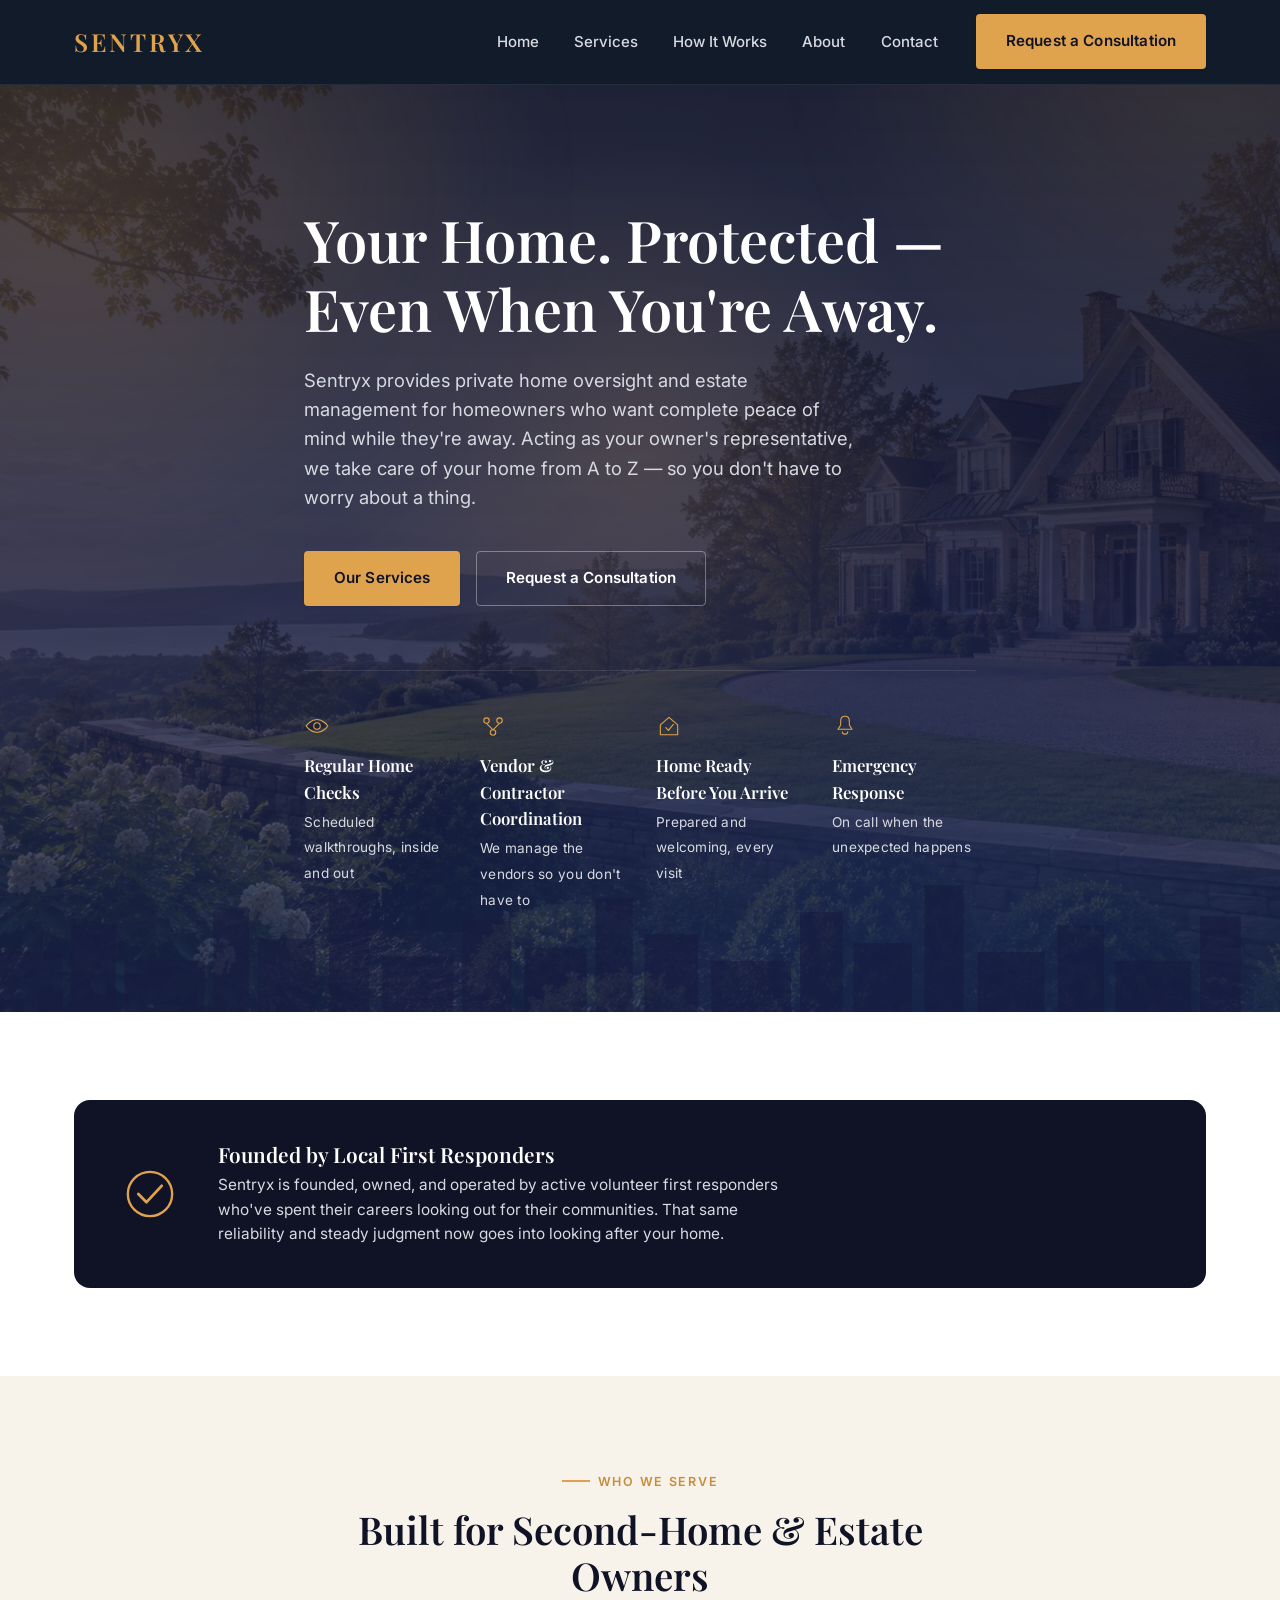
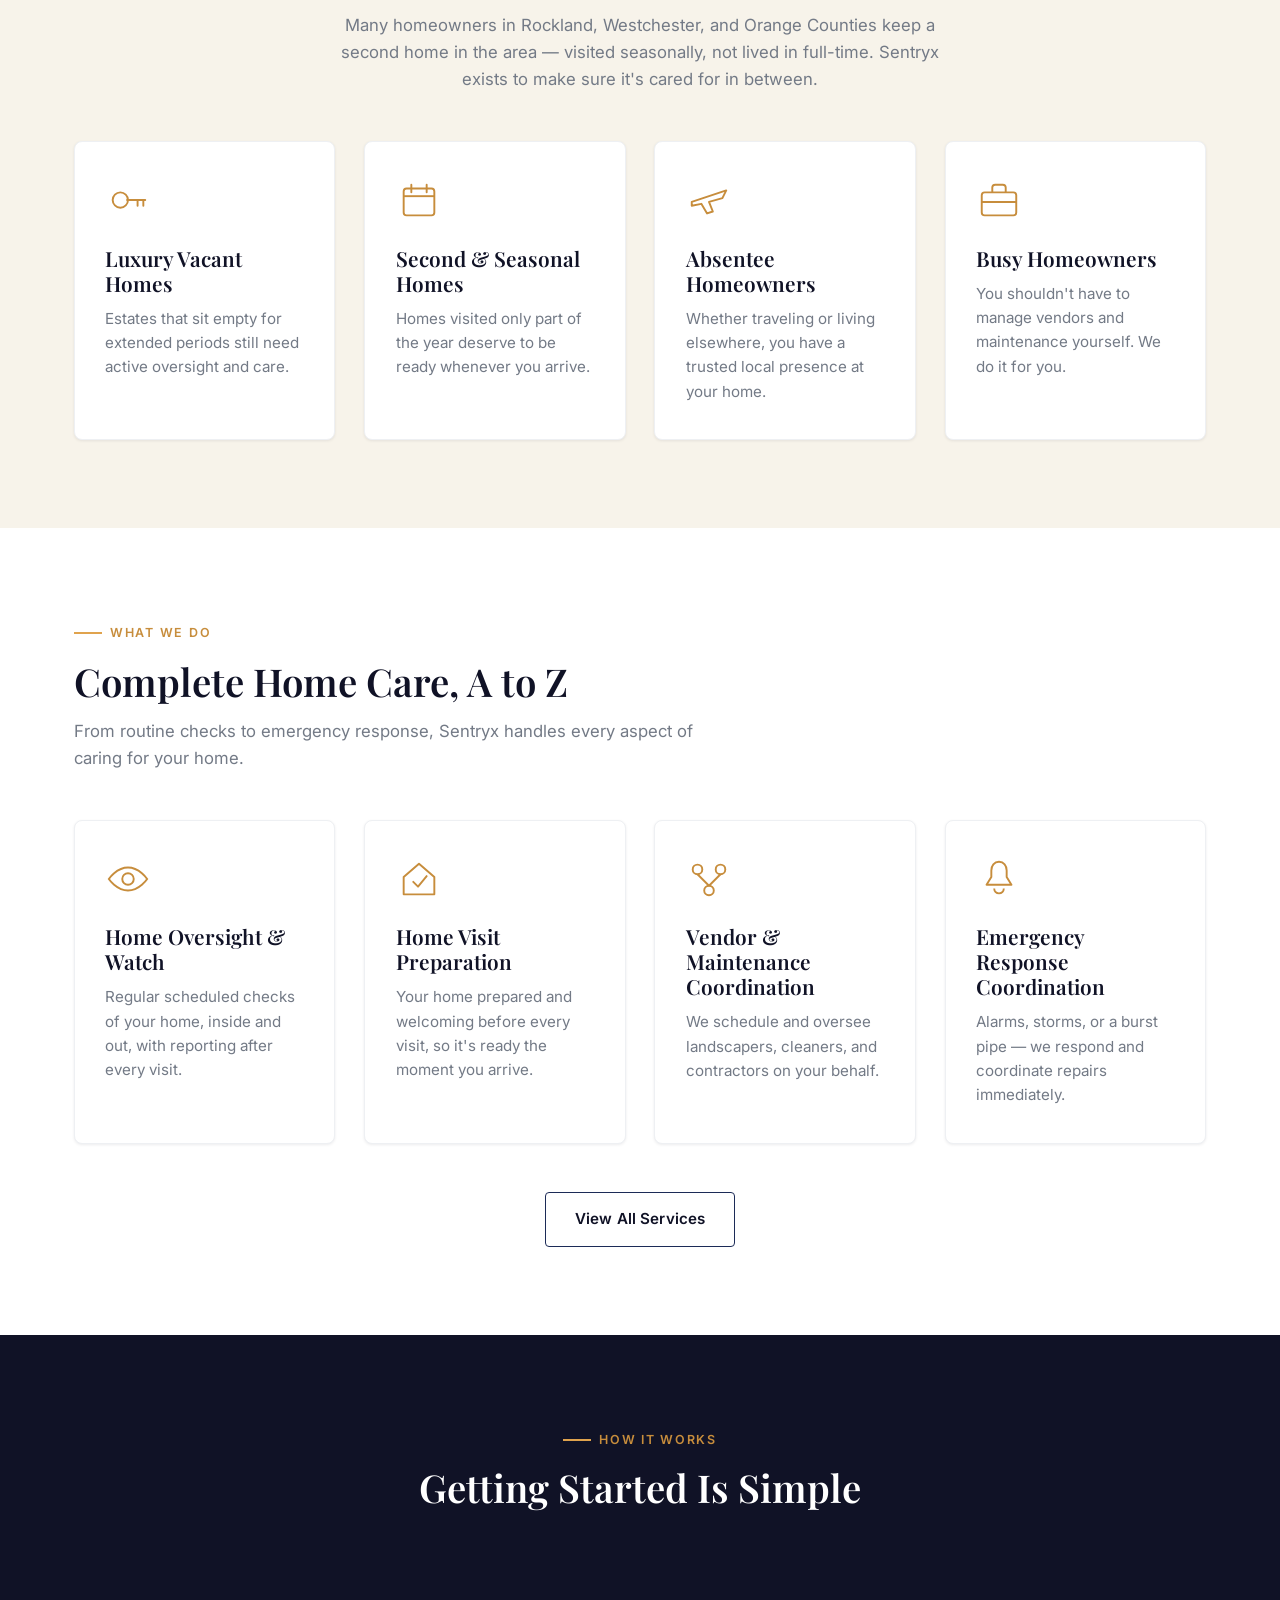
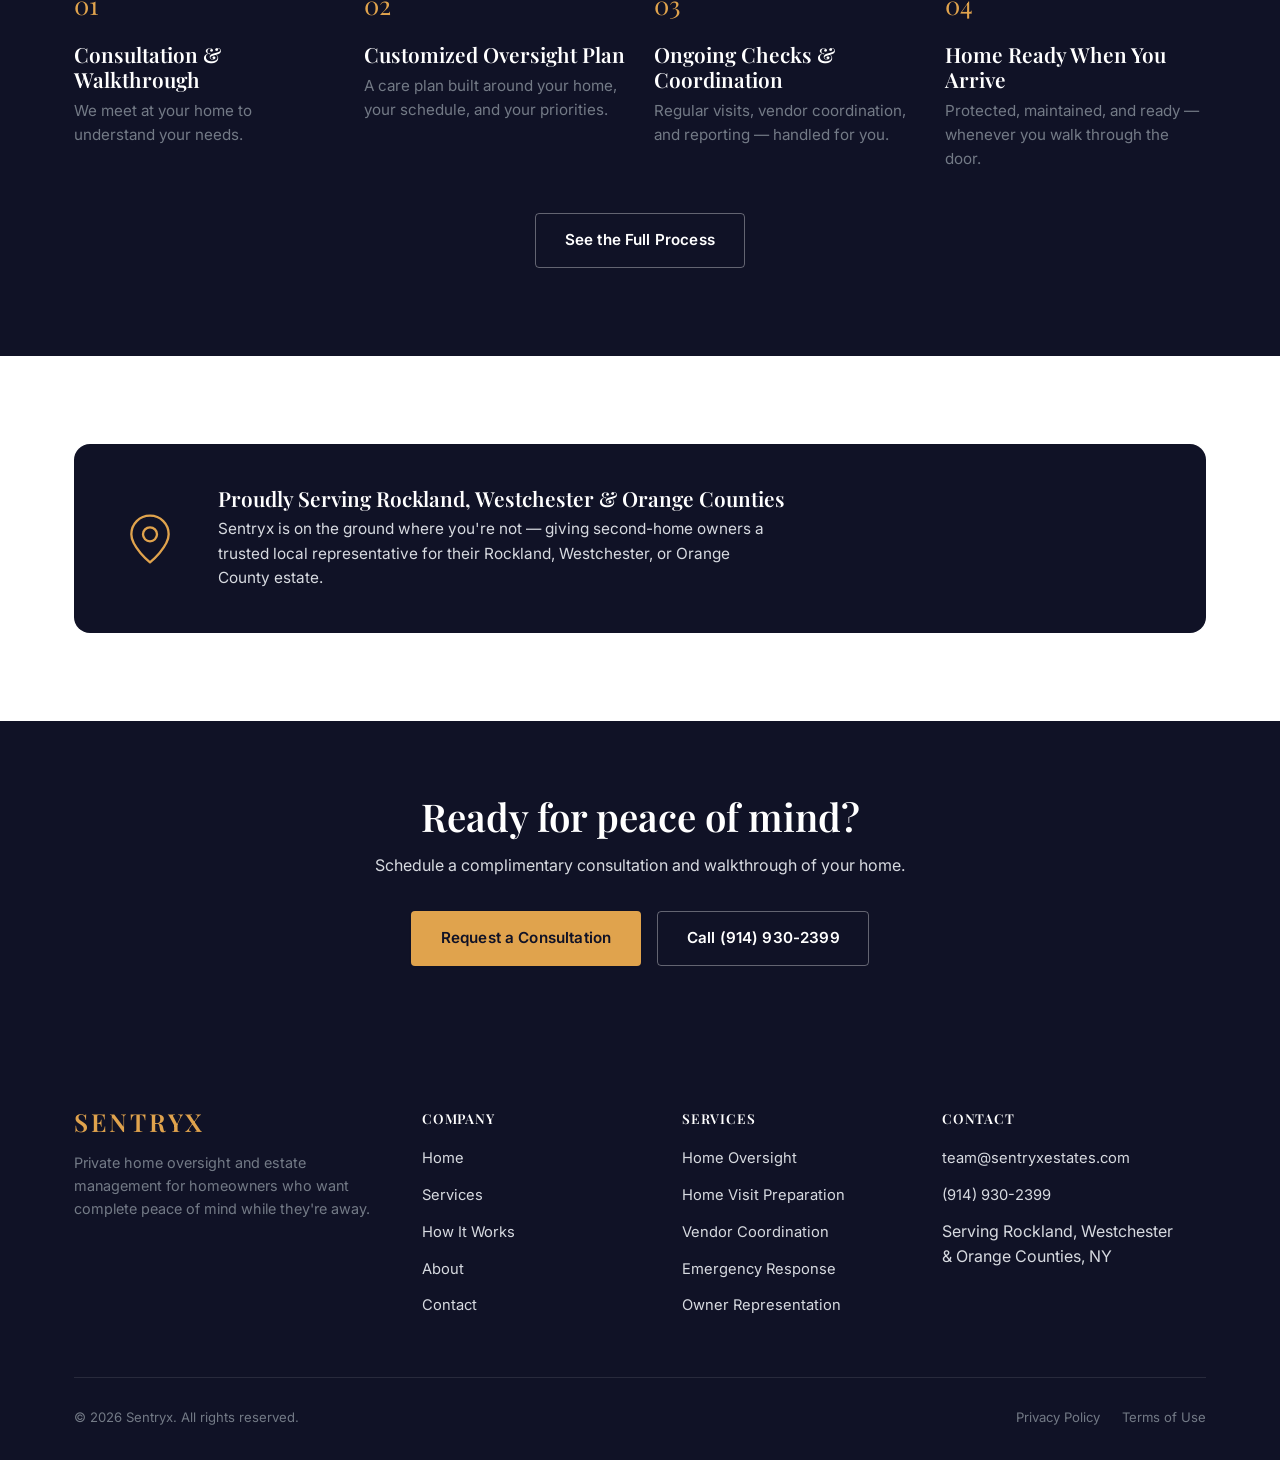
<file: index.html>
<!doctype html>
<html lang="en">
<head>
  <meta charset="UTF-8" />
  <meta name="viewport" content="width=device-width, initial-scale=1.0" />
  <title>Sentryx | Private Estate Oversight &amp; Home Management</title>
  <meta name="description" content="Sentryx provides private home oversight and estate management for luxury vacant homes, second homes, and estates. Acting as your owner's representative, we handle your home from A to Z while you're away." />
  <meta property="og:title" content="Sentryx | Private Estate Oversight & Home Management" />
  <meta property="og:description" content="Your home, protected — even when you're away. Private home oversight and estate management for second-home and estate owners." />
  <meta property="og:type" content="website" />
  <link rel="icon" type="image/svg+xml" href="/favicon.svg" />
  <link rel="preconnect" href="https://fonts.googleapis.com" />
  <link rel="preconnect" href="https://fonts.gstatic.com" crossorigin />
  <link href="https://fonts.googleapis.com/css2?family=Inter:wght@400;500;600;700&family=Playfair+Display:wght@600;700&display=swap" rel="stylesheet" />
  <link rel="stylesheet" href="/css/styles.css" />
</head>
<body>

  <header class="site-header">
    <div class="container">
      <a href="/" class="brand">
        <span class="brand__text">Sentryx</span>
      </a>

      <nav class="nav" data-nav>
        <ul class="nav__links">
          <li><a href="/">Home</a></li>
          <li><a href="/services">Services</a></li>
          <li><a href="/how-it-works">How It Works</a></li>
          <li><a href="/about">About</a></li>
          <li><a href="/contact">Contact</a></li>
        </ul>
        <div class="nav__actions">
          <a href="/contact" class="btn btn--gold">Request a Consultation</a>
        </div>
      </nav>

      <button class="nav-toggle" data-nav-toggle aria-label="Toggle navigation" aria-expanded="false">
        <span></span><span></span><span></span>
      </button>
    </div>
  </header>

  <main>
    <!-- ================= HERO ================= -->
    <section class="hero">
      <div class="container hero__content">
        <h1>Your Home. Protected —<br>Even When You're Away.</h1>
        <p class="lead">
          Sentryx provides private home oversight and estate management for homeowners
          who want complete peace of mind while they're away. Acting as your owner's
          representative, we take care of your home from A to Z — so you don't have to worry
          about a thing.
        </p>
        <div class="hero__actions">
          <a href="/services" class="btn btn--gold">Our Services</a>
          <a href="/contact" class="btn btn--outline">Request a Consultation</a>
        </div>

        <div class="stat-bar">
          <div class="stat-bar__item">
            <svg viewBox="0 0 48 48" fill="none" xmlns="http://www.w3.org/2000/svg">
              <path d="M4 24 C4 24 12 12 24 12 C36 12 44 24 44 24 C44 24 36 36 24 36 C12 36 4 24 4 24 Z" stroke="currentColor" stroke-width="2"/>
              <circle cx="24" cy="24" r="6" stroke="currentColor" stroke-width="2"/>
            </svg>
            <strong>Regular Home Checks</strong>
            <span>Scheduled walkthroughs, inside and out</span>
          </div>
          <div class="stat-bar__item">
            <svg viewBox="0 0 48 48" fill="none" xmlns="http://www.w3.org/2000/svg">
              <circle cx="12" cy="14" r="5" stroke="currentColor" stroke-width="2"/>
              <circle cx="36" cy="14" r="5" stroke="currentColor" stroke-width="2"/>
              <circle cx="24" cy="36" r="5" stroke="currentColor" stroke-width="2"/>
              <path d="M12 19 L24 31 M36 19 L24 31" stroke="currentColor" stroke-width="2"/>
            </svg>
            <strong>Vendor &amp; Contractor Coordination</strong>
            <span>We manage the vendors so you don't have to</span>
          </div>
          <div class="stat-bar__item">
            <svg viewBox="0 0 48 48" fill="none" xmlns="http://www.w3.org/2000/svg">
              <path d="M8 22 L24 8 L40 22 V40 H8 Z" stroke="currentColor" stroke-width="2" stroke-linejoin="round"/>
              <path d="M18 27 L23 32 L32 21" stroke="currentColor" stroke-width="2" stroke-linecap="round" stroke-linejoin="round"/>
            </svg>
            <strong>Home Ready Before You Arrive</strong>
            <span>Prepared and welcoming, every visit</span>
          </div>
          <div class="stat-bar__item">
            <svg viewBox="0 0 48 48" fill="none" xmlns="http://www.w3.org/2000/svg">
              <path d="M24 6 C19 6 16 10 16 15 V22 L11 30 H37 L32 22 V15 C32 10 29 6 24 6 Z" stroke="currentColor" stroke-width="2" stroke-linejoin="round"/>
              <path d="M19 34 a5 5 0 0 0 10 0" stroke="currentColor" stroke-width="2"/>
            </svg>
            <strong>Emergency Response</strong>
            <span>On call when the unexpected happens</span>
          </div>
        </div>
      </div>

      <svg class="hero__skyline" viewBox="0 0 1440 160" preserveAspectRatio="none" xmlns="http://www.w3.org/2000/svg">
        <g fill="#171b3e">
          <rect x="0" y="90" width="70" height="70" />
          <rect x="80" y="60" width="50" height="100" />
          <rect x="140" y="100" width="90" height="60" />
          <rect x="240" y="40" width="40" height="120" />
          <rect x="290" y="75" width="65" height="85" />
          <rect x="370" y="20" width="45" height="140" />
          <rect x="430" y="95" width="80" height="65" />
          <rect x="520" y="55" width="55" height="105" />
          <rect x="590" y="85" width="70" height="75" />
          <rect x="670" y="30" width="42" height="130" />
          <rect x="725" y="70" width="60" height="90" />
          <rect x="800" y="100" width="90" height="60" />
          <rect x="900" y="45" width="48" height="115" />
          <rect x="960" y="80" width="66" height="80" />
          <rect x="1040" y="15" width="44" height="145" />
          <rect x="1100" y="90" width="75" height="70" />
          <rect x="1190" y="60" width="52" height="100" />
          <rect x="1255" y="100" width="85" height="60" />
          <rect x="1350" y="50" width="46" height="110" />
        </g>
      </svg>
    </section>

    <!-- ================= FOUNDED BY FIRST RESPONDERS ================= -->
    <section class="section">
      <div class="container">
        <div class="coverage-banner" data-reveal>
          <svg class="coverage-banner__icon" viewBox="0 0 48 48" fill="none" xmlns="http://www.w3.org/2000/svg">
            <circle cx="24" cy="24" r="19" stroke="currentColor" stroke-width="2"/>
            <path d="M14 24 L21 31 L34 17" stroke="currentColor" stroke-width="2.4" stroke-linecap="round" stroke-linejoin="round"/>
          </svg>
          <div>
            <h3>Founded by Local First Responders</h3>
            <p>Sentryx is founded, owned, and operated by active volunteer first responders who've spent their careers looking out for their communities. That same reliability and steady judgment now goes into looking after your home.</p>
          </div>
        </div>
      </div>
    </section>

    <!-- ================= WHO WE SERVE ================= -->
    <section class="section section--cream">
      <div class="container">
        <div class="section-head center" data-reveal>
          <div class="eyebrow" style="justify-content:center">Who We Serve</div>
          <h2>Built for Second-Home &amp; Estate Owners</h2>
          <p>Many homeowners in Rockland, Westchester, and Orange Counties keep a second home in the area — visited seasonally, not lived in full-time. Sentryx exists to make sure it's cared for in between.</p>
        </div>

        <div class="grid grid--4">
          <div class="strategy-card" data-reveal>
            <svg class="strategy-card__icon" viewBox="0 0 48 48" fill="none" xmlns="http://www.w3.org/2000/svg">
              <circle cx="16" cy="24" r="8" stroke="currentColor" stroke-width="2"/>
              <path d="M23 24 H42 M34 24 V30 M40 24 V30" stroke="currentColor" stroke-width="2" stroke-linecap="round"/>
            </svg>
            <h3>Luxury Vacant Homes</h3>
            <p>Estates that sit empty for extended periods still need active oversight and care.</p>
          </div>
          <div class="strategy-card" data-reveal>
            <svg class="strategy-card__icon" viewBox="0 0 48 48" fill="none" xmlns="http://www.w3.org/2000/svg">
              <rect x="8" y="12" width="32" height="28" rx="3" stroke="currentColor" stroke-width="2"/>
              <path d="M8 20 H40" stroke="currentColor" stroke-width="2"/>
              <path d="M16 8 V16 M32 8 V16" stroke="currentColor" stroke-width="2" stroke-linecap="round"/>
            </svg>
            <h3>Second &amp; Seasonal Homes</h3>
            <p>Homes visited only part of the year deserve to be ready whenever you arrive.</p>
          </div>
          <div class="strategy-card" data-reveal>
            <svg class="strategy-card__icon" viewBox="0 0 48 48" fill="none" xmlns="http://www.w3.org/2000/svg">
              <path d="M6 26 L42 14 L38 22 L24 26 L28 36 L22 38 L16 28 L6 30 Z" stroke="currentColor" stroke-width="2" stroke-linejoin="round"/>
            </svg>
            <h3>Absentee Homeowners</h3>
            <p>Whether traveling or living elsewhere, you have a trusted local presence at your home.</p>
          </div>
          <div class="strategy-card" data-reveal>
            <svg class="strategy-card__icon" viewBox="0 0 48 48" fill="none" xmlns="http://www.w3.org/2000/svg">
              <rect x="6" y="16" width="36" height="24" rx="3" stroke="currentColor" stroke-width="2"/>
              <path d="M17 16 V11 C17 9 18.5 8 20 8 H28 C29.5 8 31 9 31 11 V16" stroke="currentColor" stroke-width="2"/>
              <path d="M6 26 H42" stroke="currentColor" stroke-width="2"/>
            </svg>
            <h3>Busy Homeowners</h3>
            <p>You shouldn't have to manage vendors and maintenance yourself. We do it for you.</p>
          </div>
        </div>
      </div>
    </section>

    <!-- ================= SERVICES TEASER ================= -->
    <section class="section">
      <div class="container">
        <div class="section-head" data-reveal>
          <div class="eyebrow">What We Do</div>
          <h2>Complete Home Care, A to Z</h2>
          <p>From routine checks to emergency response, Sentryx handles every aspect of caring for your home.</p>
        </div>

        <div class="grid grid--4">
          <div class="strategy-card" data-reveal>
            <svg class="strategy-card__icon" viewBox="0 0 48 48" fill="none" xmlns="http://www.w3.org/2000/svg">
              <path d="M4 24 C4 24 12 12 24 12 C36 12 44 24 44 24 C44 24 36 36 24 36 C12 36 4 24 4 24 Z" stroke="currentColor" stroke-width="2"/>
              <circle cx="24" cy="24" r="6" stroke="currentColor" stroke-width="2"/>
            </svg>
            <h3>Home Oversight &amp; Watch</h3>
            <p>Regular scheduled checks of your home, inside and out, with reporting after every visit.</p>
          </div>
          <div class="strategy-card" data-reveal>
            <svg class="strategy-card__icon" viewBox="0 0 48 48" fill="none" xmlns="http://www.w3.org/2000/svg">
              <path d="M8 22 L24 8 L40 22 V40 H8 Z" stroke="currentColor" stroke-width="2" stroke-linejoin="round"/>
              <path d="M18 27 L23 32 L32 21" stroke="currentColor" stroke-width="2" stroke-linecap="round" stroke-linejoin="round"/>
            </svg>
            <h3>Home Visit Preparation</h3>
            <p>Your home prepared and welcoming before every visit, so it's ready the moment you arrive.</p>
          </div>
          <div class="strategy-card" data-reveal>
            <svg class="strategy-card__icon" viewBox="0 0 48 48" fill="none" xmlns="http://www.w3.org/2000/svg">
              <circle cx="12" cy="14" r="5" stroke="currentColor" stroke-width="2"/>
              <circle cx="36" cy="14" r="5" stroke="currentColor" stroke-width="2"/>
              <circle cx="24" cy="36" r="5" stroke="currentColor" stroke-width="2"/>
              <path d="M12 19 L24 31 M36 19 L24 31" stroke="currentColor" stroke-width="2"/>
            </svg>
            <h3>Vendor &amp; Maintenance Coordination</h3>
            <p>We schedule and oversee landscapers, cleaners, and contractors on your behalf.</p>
          </div>
          <div class="strategy-card" data-reveal>
            <svg class="strategy-card__icon" viewBox="0 0 48 48" fill="none" xmlns="http://www.w3.org/2000/svg">
              <path d="M24 6 C19 6 16 10 16 15 V22 L11 30 H37 L32 22 V15 C32 10 29 6 24 6 Z" stroke="currentColor" stroke-width="2" stroke-linejoin="round"/>
              <path d="M19 34 a5 5 0 0 0 10 0" stroke="currentColor" stroke-width="2"/>
            </svg>
            <h3>Emergency Response Coordination</h3>
            <p>Alarms, storms, or a burst pipe — we respond and coordinate repairs immediately.</p>
          </div>
        </div>

        <div style="text-align:center; margin-top:3rem" data-reveal>
          <a href="/services" class="btn btn--outline-dark">View All Services</a>
        </div>
      </div>
    </section>

    <!-- ================= HOW IT WORKS TEASER ================= -->
    <section class="section section--navy">
      <div class="container">
        <div class="section-head center" data-reveal>
          <div class="eyebrow" style="justify-content:center">How It Works</div>
          <h2>Getting Started Is Simple</h2>
        </div>
        <div class="grid grid--4">
          <div class="value-item" style="border:none; flex-direction:column" data-reveal>
            <span class="value-item__num">01</span>
            <div><h3>Consultation &amp; Walkthrough</h3><p>We meet at your home to understand your needs.</p></div>
          </div>
          <div class="value-item" style="border:none; flex-direction:column" data-reveal>
            <span class="value-item__num">02</span>
            <div><h3>Customized Oversight Plan</h3><p>A care plan built around your home, your schedule, and your priorities.</p></div>
          </div>
          <div class="value-item" style="border:none; flex-direction:column" data-reveal>
            <span class="value-item__num">03</span>
            <div><h3>Ongoing Checks &amp; Coordination</h3><p>Regular visits, vendor coordination, and reporting — handled for you.</p></div>
          </div>
          <div class="value-item" style="border:none; flex-direction:column" data-reveal>
            <span class="value-item__num">04</span>
            <div><h3>Home Ready When You Arrive</h3><p>Protected, maintained, and ready — whenever you walk through the door.</p></div>
          </div>
        </div>
        <div style="text-align:center; margin-top:1rem" data-reveal>
          <a href="/how-it-works" class="btn btn--outline">See the Full Process</a>
        </div>
      </div>
    </section>

    <!-- ================= COVERAGE ================= -->
    <section class="section">
      <div class="container">
        <div class="coverage-banner" data-reveal>
          <svg class="coverage-banner__icon" viewBox="0 0 48 48" fill="none" xmlns="http://www.w3.org/2000/svg">
            <path d="M24 4 C15 4 8 11 8 20 C8 31 24 44 24 44 C24 44 40 31 40 20 C40 11 33 4 24 4 Z" stroke="currentColor" stroke-width="2" stroke-linejoin="round"/>
            <circle cx="24" cy="20" r="6" stroke="currentColor" stroke-width="2"/>
          </svg>
          <div>
            <h3>Proudly Serving Rockland, Westchester &amp; Orange Counties</h3>
            <p>Sentryx is on the ground where you're not — giving second-home owners a trusted local representative for their Rockland, Westchester, or Orange County estate.</p>
          </div>
        </div>
      </div>
    </section>

    <!-- ================= CTA ================= -->
    <section class="cta-band">
      <div class="container">
        <h2>Ready for peace of mind?</h2>
        <p>Schedule a complimentary consultation and walkthrough of your home.</p>
        <div class="cta-band__actions">
          <a href="/contact" class="btn btn--gold">Request a Consultation</a>
          <a href="tel:+19149302399" class="btn btn--outline">Call (914) 930-2399</a>
        </div>
      </div>
    </section>
  </main>

  <footer class="site-footer">
    <div class="container">
      <div class="footer-grid">
        <div class="footer-brand">
          <a href="/" class="brand">
            <span class="brand__text">Sentryx</span>
          </a>
          <p>Private home oversight and estate management for homeowners who want complete peace of mind while they're away.</p>
        </div>
        <div>
          <h4>Company</h4>
          <ul>
            <li><a href="/">Home</a></li>
            <li><a href="/services">Services</a></li>
            <li><a href="/how-it-works">How It Works</a></li>
            <li><a href="/about">About</a></li>
            <li><a href="/contact">Contact</a></li>
          </ul>
        </div>
        <div>
          <h4>Services</h4>
          <ul>
            <li><a href="/services#oversight">Home Oversight</a></li>
            <li><a href="/services#preparation">Home Visit Preparation</a></li>
            <li><a href="/services#vendor">Vendor Coordination</a></li>
            <li><a href="/services#emergency">Emergency Response</a></li>
            <li><a href="/services#representation">Owner Representation</a></li>
          </ul>
        </div>
        <div>
          <h4>Contact</h4>
          <ul>
            <li><a href="mailto:team@sentryxestates.com">team@sentryxestates.com</a></li>
            <li><a href="tel:+19149302399">(914) 930-2399</a></li>
            <li><span>Serving Rockland, Westchester<br>&amp; Orange Counties, NY</span></li>
          </ul>
        </div>
      </div>
      <div class="footer-bottom">
        <span>&copy; <span data-year>2026</span> Sentryx. All rights reserved.</span>
        <div class="footer-legal">
          <a href="/contact">Privacy Policy</a>
          <a href="/contact">Terms of Use</a>
        </div>
      </div>
    </div>
  </footer>

  <script src="/js/main.js"></script>
</body>
</html>
</file>
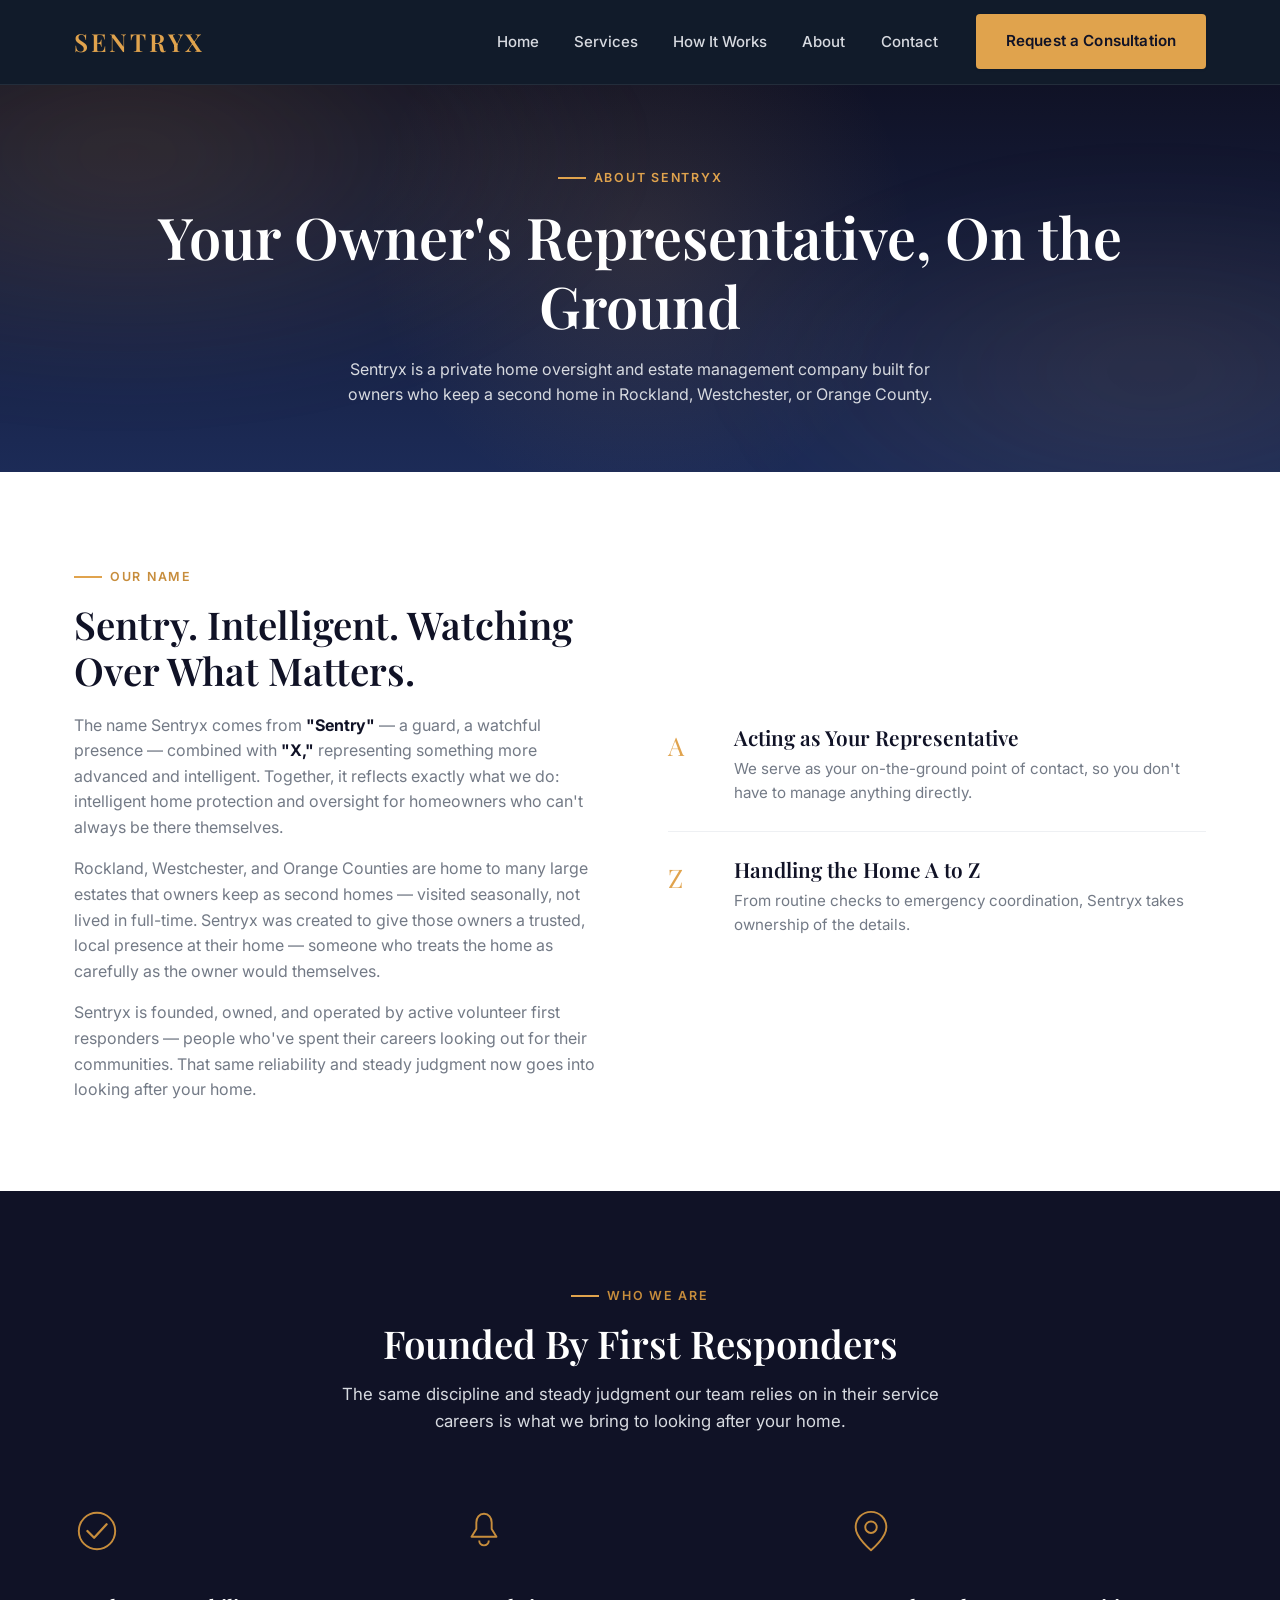
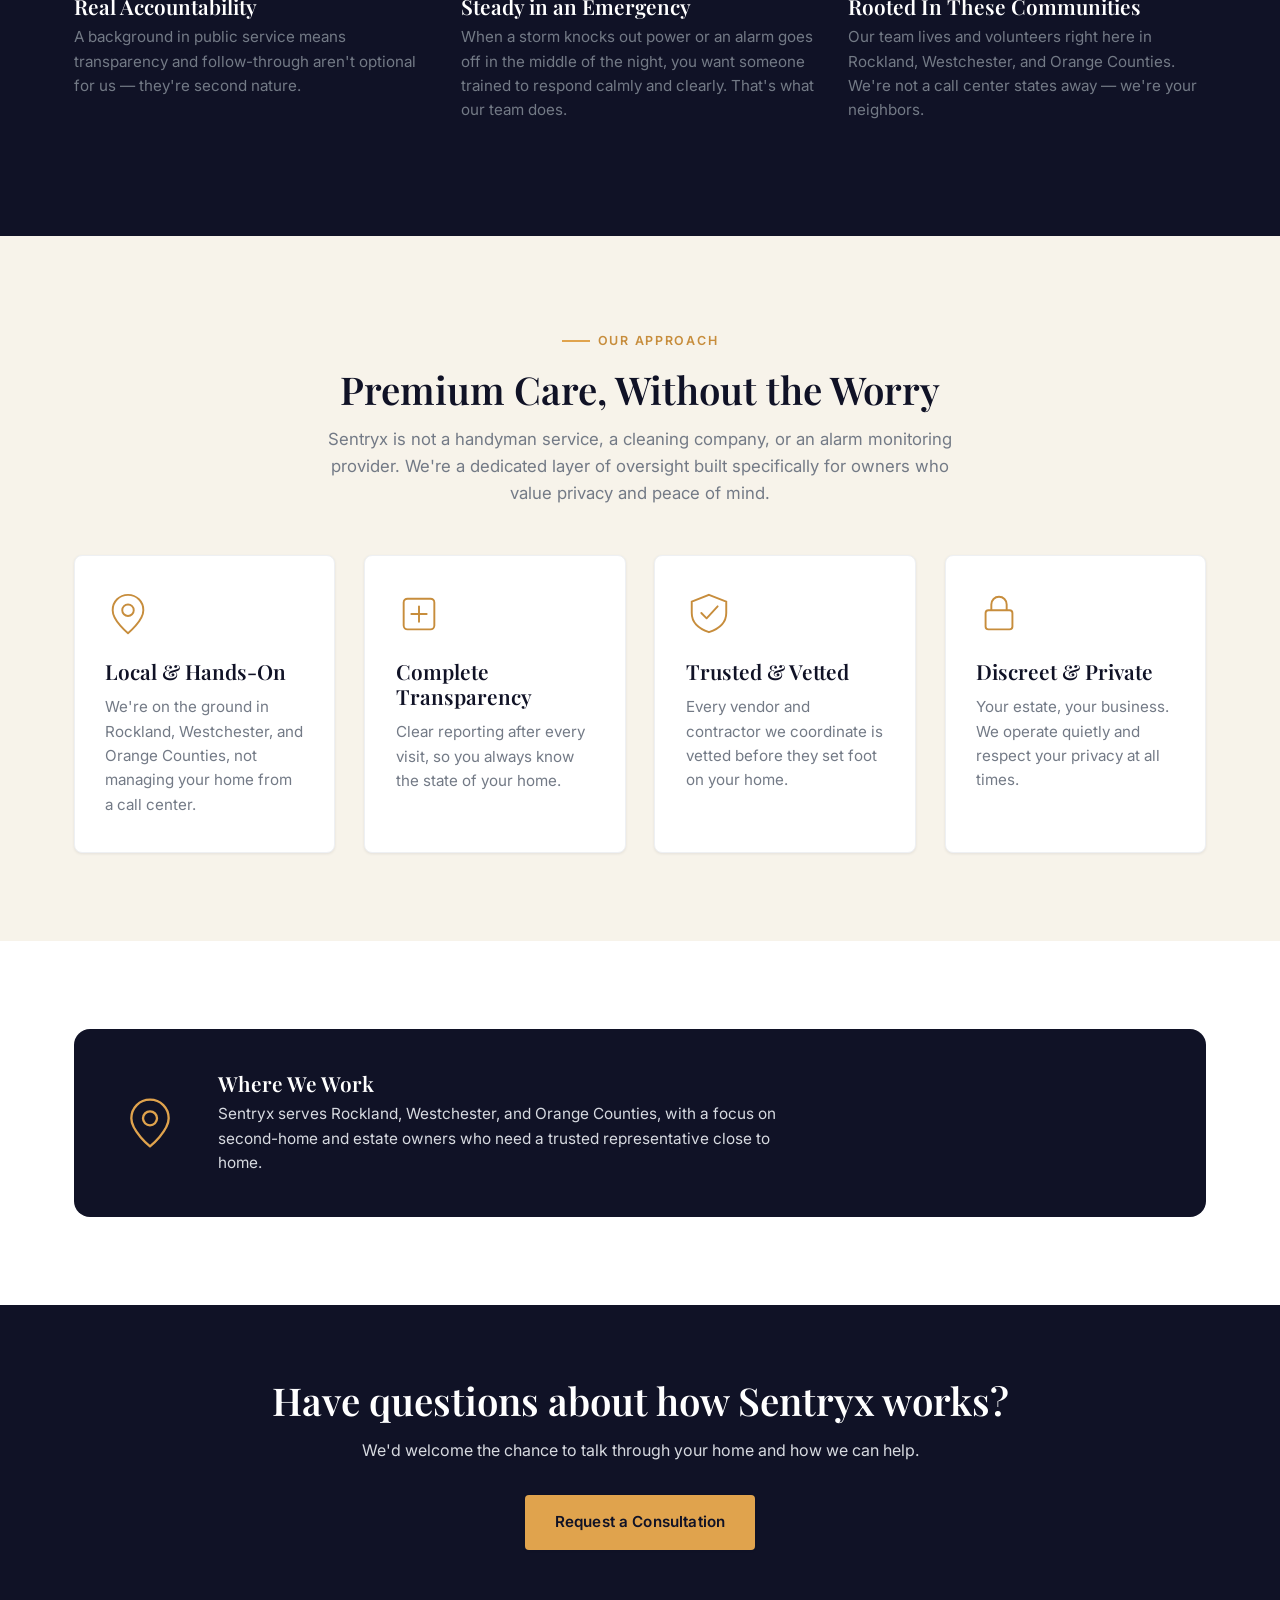
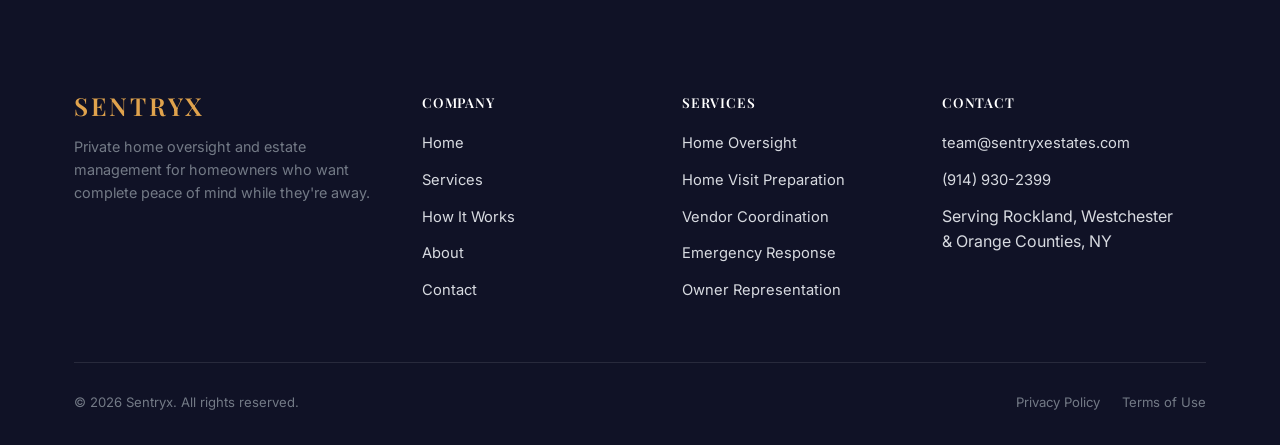
<file: about.html>
<!doctype html>
<html lang="en">
<head>
  <meta charset="UTF-8" />
  <meta name="viewport" content="width=device-width, initial-scale=1.0" />
  <title>About | Sentryx</title>
  <meta name="description" content="Sentryx is a private home oversight and estate management company acting as the owner's representative for homes across Rockland, Westchester, and Orange Counties." />
  <link rel="icon" type="image/svg+xml" href="/favicon.svg" />
  <link rel="preconnect" href="https://fonts.googleapis.com" />
  <link rel="preconnect" href="https://fonts.gstatic.com" crossorigin />
  <link href="https://fonts.googleapis.com/css2?family=Inter:wght@400;500;600;700&family=Playfair+Display:wght@600;700&display=swap" rel="stylesheet" />
  <link rel="stylesheet" href="/css/styles.css" />
</head>
<body>

  <header class="site-header">
    <div class="container">
      <a href="/" class="brand">
        <span class="brand__text">Sentryx</span>
      </a>

      <nav class="nav" data-nav>
        <ul class="nav__links">
          <li><a href="/">Home</a></li>
          <li><a href="/services">Services</a></li>
          <li><a href="/how-it-works">How It Works</a></li>
          <li><a href="/about">About</a></li>
          <li><a href="/contact">Contact</a></li>
        </ul>
        <div class="nav__actions">
          <a href="/contact" class="btn btn--gold">Request a Consultation</a>
        </div>
      </nav>

      <button class="nav-toggle" data-nav-toggle aria-label="Toggle navigation" aria-expanded="false">
        <span></span><span></span><span></span>
      </button>
    </div>
  </header>

  <main>
    <section class="page-hero">
      <div class="container">
        <div class="eyebrow">About Sentryx</div>
        <h1>Your Owner's Representative, On the Ground</h1>
        <p>Sentryx is a private home oversight and estate management company built for owners who keep a second home in Rockland, Westchester, or Orange County.</p>
      </div>
    </section>

    <!-- ================= BRAND STORY ================= -->
    <section class="section">
      <div class="container">
        <div class="grid grid--2" style="align-items:center; gap:3.5rem">
          <div data-reveal>
            <div class="eyebrow">Our Name</div>
            <h2>Sentry. Intelligent. Watching Over What Matters.</h2>
            <p style="color:var(--gray-500); margin-top:1.2rem">
              The name Sentryx comes from <strong style="color:var(--navy-900)">"Sentry"</strong> —
              a guard, a watchful presence — combined with <strong style="color:var(--navy-900)">"X,"</strong>
              representing something more advanced and intelligent. Together, it reflects exactly
              what we do: intelligent home protection and oversight for homeowners who can't
              always be there themselves.
            </p>
            <p style="color:var(--gray-500); margin-top:1rem">
              Rockland, Westchester, and Orange Counties are home to many large estates that owners
              keep as second homes — visited seasonally, not lived in full-time. Sentryx was created
              to give those owners a trusted, local presence at their home — someone who treats
              the home as carefully as the owner would themselves.
            </p>
            <p style="color:var(--gray-500); margin-top:1rem">
              Sentryx is founded, owned, and operated by active volunteer first responders — people
              who've spent their careers looking out for their communities. That same reliability
              and steady judgment now goes into looking after your home.
            </p>
          </div>
          <div data-reveal>
            <div class="value-item">
              <span class="value-item__num">A</span>
              <div><h3>Acting as Your Representative</h3><p>We serve as your on-the-ground point of contact, so you don't have to manage anything directly.</p></div>
            </div>
            <div class="value-item">
              <span class="value-item__num">Z</span>
              <div><h3>Handling the Home A to Z</h3><p>From routine checks to emergency coordination, Sentryx takes ownership of the details.</p></div>
            </div>
          </div>
        </div>
      </div>
    </section>

    <!-- ================= WHO WE ARE ================= -->
    <section class="section section--navy">
      <div class="container">
        <div class="section-head center" data-reveal>
          <div class="eyebrow" style="justify-content:center">Who We Are</div>
          <h2>Founded By First Responders</h2>
          <p>The same discipline and steady judgment our team relies on in their service careers is what we bring to looking after your home.</p>
        </div>
        <div class="grid grid--3">
          <div class="value-item" style="border:none; flex-direction:column" data-reveal>
            <svg class="strategy-card__icon" viewBox="0 0 48 48" fill="none" xmlns="http://www.w3.org/2000/svg">
              <circle cx="24" cy="24" r="19" stroke="currentColor" stroke-width="2"/>
              <path d="M14 24 L21 31 L34 17" stroke="currentColor" stroke-width="2.4" stroke-linecap="round" stroke-linejoin="round"/>
            </svg>
            <div><h3>Real Accountability</h3><p>A background in public service means transparency and follow-through aren't optional for us — they're second nature.</p></div>
          </div>
          <div class="value-item" style="border:none; flex-direction:column" data-reveal>
            <svg class="strategy-card__icon" viewBox="0 0 48 48" fill="none" xmlns="http://www.w3.org/2000/svg">
              <path d="M24 6 C19 6 16 10 16 15 V22 L11 30 H37 L32 22 V15 C32 10 29 6 24 6 Z" stroke="currentColor" stroke-width="2" stroke-linejoin="round"/>
              <path d="M19 34 a5 5 0 0 0 10 0" stroke="currentColor" stroke-width="2"/>
            </svg>
            <div><h3>Steady in an Emergency</h3><p>When a storm knocks out power or an alarm goes off in the middle of the night, you want someone trained to respond calmly and clearly. That's what our team does.</p></div>
          </div>
          <div class="value-item" style="border:none; flex-direction:column" data-reveal>
            <svg class="strategy-card__icon" viewBox="0 0 48 48" fill="none" xmlns="http://www.w3.org/2000/svg">
              <path d="M24 4 C15 4 8 11 8 20 C8 31 24 44 24 44 C24 44 40 31 40 20 C40 11 33 4 24 4 Z" stroke="currentColor" stroke-width="2" stroke-linejoin="round"/>
              <circle cx="24" cy="20" r="6" stroke="currentColor" stroke-width="2"/>
            </svg>
            <div><h3>Rooted In These Communities</h3><p>Our team lives and volunteers right here in Rockland, Westchester, and Orange Counties. We're not a call center states away — we're your neighbors.</p></div>
          </div>
        </div>
      </div>
    </section>

    <!-- ================= APPROACH / VALUES ================= -->
    <section class="section section--cream">
      <div class="container">
        <div class="section-head center" data-reveal>
          <div class="eyebrow" style="justify-content:center">Our Approach</div>
          <h2>Premium Care, Without the Worry</h2>
          <p>Sentryx is not a handyman service, a cleaning company, or an alarm monitoring provider. We're a dedicated layer of oversight built specifically for owners who value privacy and peace of mind.</p>
        </div>
        <div class="grid grid--4">
          <div class="strategy-card" data-reveal>
            <svg class="strategy-card__icon" viewBox="0 0 48 48" fill="none" xmlns="http://www.w3.org/2000/svg">
              <path d="M24 4 C15 4 8 11 8 20 C8 31 24 44 24 44 C24 44 40 31 40 20 C40 11 33 4 24 4 Z" stroke="currentColor" stroke-width="2" stroke-linejoin="round"/>
              <circle cx="24" cy="20" r="6" stroke="currentColor" stroke-width="2"/>
            </svg>
            <h3>Local &amp; Hands-On</h3>
            <p>We're on the ground in Rockland, Westchester, and Orange Counties, not managing your home from a call center.</p>
          </div>
          <div class="strategy-card" data-reveal>
            <svg class="strategy-card__icon" viewBox="0 0 48 48" fill="none" xmlns="http://www.w3.org/2000/svg">
              <rect x="8" y="8" width="32" height="32" rx="4" stroke="currentColor" stroke-width="2"/>
              <path d="M16 24 H32 M24 16 V32" stroke="currentColor" stroke-width="2" stroke-linecap="round"/>
            </svg>
            <h3>Complete Transparency</h3>
            <p>Clear reporting after every visit, so you always know the state of your home.</p>
          </div>
          <div class="strategy-card" data-reveal>
            <svg class="strategy-card__icon" viewBox="0 0 48 48" fill="none" xmlns="http://www.w3.org/2000/svg">
              <path d="M24 4 L42 11 V23 C42 33 34.5 39.5 24 43 C13.5 39.5 6 33 6 23 V11 Z" stroke="currentColor" stroke-width="2"/>
              <path d="M16 23 L21.5 28.5 L33 16" stroke="currentColor" stroke-width="2" stroke-linecap="round" stroke-linejoin="round"/>
            </svg>
            <h3>Trusted &amp; Vetted</h3>
            <p>Every vendor and contractor we coordinate is vetted before they set foot on your home.</p>
          </div>
          <div class="strategy-card" data-reveal>
            <svg class="strategy-card__icon" viewBox="0 0 48 48" fill="none" xmlns="http://www.w3.org/2000/svg">
              <rect x="10" y="20" width="28" height="20" rx="3" stroke="currentColor" stroke-width="2"/>
              <path d="M16 20 V14 C16 9.5 19.5 6 24 6 C28.5 6 32 9.5 32 14 V20" stroke="currentColor" stroke-width="2"/>
            </svg>
            <h3>Discreet &amp; Private</h3>
            <p>Your estate, your business. We operate quietly and respect your privacy at all times.</p>
          </div>
        </div>
      </div>
    </section>

    <!-- ================= COVERAGE ================= -->
    <section class="section">
      <div class="container">
        <div class="coverage-banner" data-reveal>
          <svg class="coverage-banner__icon" viewBox="0 0 48 48" fill="none" xmlns="http://www.w3.org/2000/svg">
            <path d="M24 4 C15 4 8 11 8 20 C8 31 24 44 24 44 C24 44 40 31 40 20 C40 11 33 4 24 4 Z" stroke="currentColor" stroke-width="2" stroke-linejoin="round"/>
            <circle cx="24" cy="20" r="6" stroke="currentColor" stroke-width="2"/>
          </svg>
          <div>
            <h3>Where We Work</h3>
            <p>Sentryx serves Rockland, Westchester, and Orange Counties, with a focus on second-home and estate owners who need a trusted representative close to home.</p>
          </div>
        </div>
      </div>
    </section>

    <section class="cta-band">
      <div class="container">
        <h2>Have questions about how Sentryx works?</h2>
        <p>We'd welcome the chance to talk through your home and how we can help.</p>
        <div class="cta-band__actions">
          <a href="/contact" class="btn btn--gold">Request a Consultation</a>
        </div>
      </div>
    </section>
  </main>

  <footer class="site-footer">
    <div class="container">
      <div class="footer-grid">
        <div class="footer-brand">
          <a href="/" class="brand">
            <span class="brand__text">Sentryx</span>
          </a>
          <p>Private home oversight and estate management for homeowners who want complete peace of mind while they're away.</p>
        </div>
        <div>
          <h4>Company</h4>
          <ul>
            <li><a href="/">Home</a></li>
            <li><a href="/services">Services</a></li>
            <li><a href="/how-it-works">How It Works</a></li>
            <li><a href="/about">About</a></li>
            <li><a href="/contact">Contact</a></li>
          </ul>
        </div>
        <div>
          <h4>Services</h4>
          <ul>
            <li><a href="/services#oversight">Home Oversight</a></li>
            <li><a href="/services#preparation">Home Visit Preparation</a></li>
            <li><a href="/services#vendor">Vendor Coordination</a></li>
            <li><a href="/services#emergency">Emergency Response</a></li>
            <li><a href="/services#representation">Owner Representation</a></li>
          </ul>
        </div>
        <div>
          <h4>Contact</h4>
          <ul>
            <li><a href="mailto:team@sentryxestates.com">team@sentryxestates.com</a></li>
            <li><a href="tel:+19149302399">(914) 930-2399</a></li>
            <li><span>Serving Rockland, Westchester<br>&amp; Orange Counties, NY</span></li>
          </ul>
        </div>
      </div>
      <div class="footer-bottom">
        <span>&copy; <span data-year>2026</span> Sentryx. All rights reserved.</span>
        <div class="footer-legal">
          <a href="/contact">Privacy Policy</a>
          <a href="/contact">Terms of Use</a>
        </div>
      </div>
    </div>
  </footer>

  <script src="/js/main.js"></script>
</body>
</html>
</file>
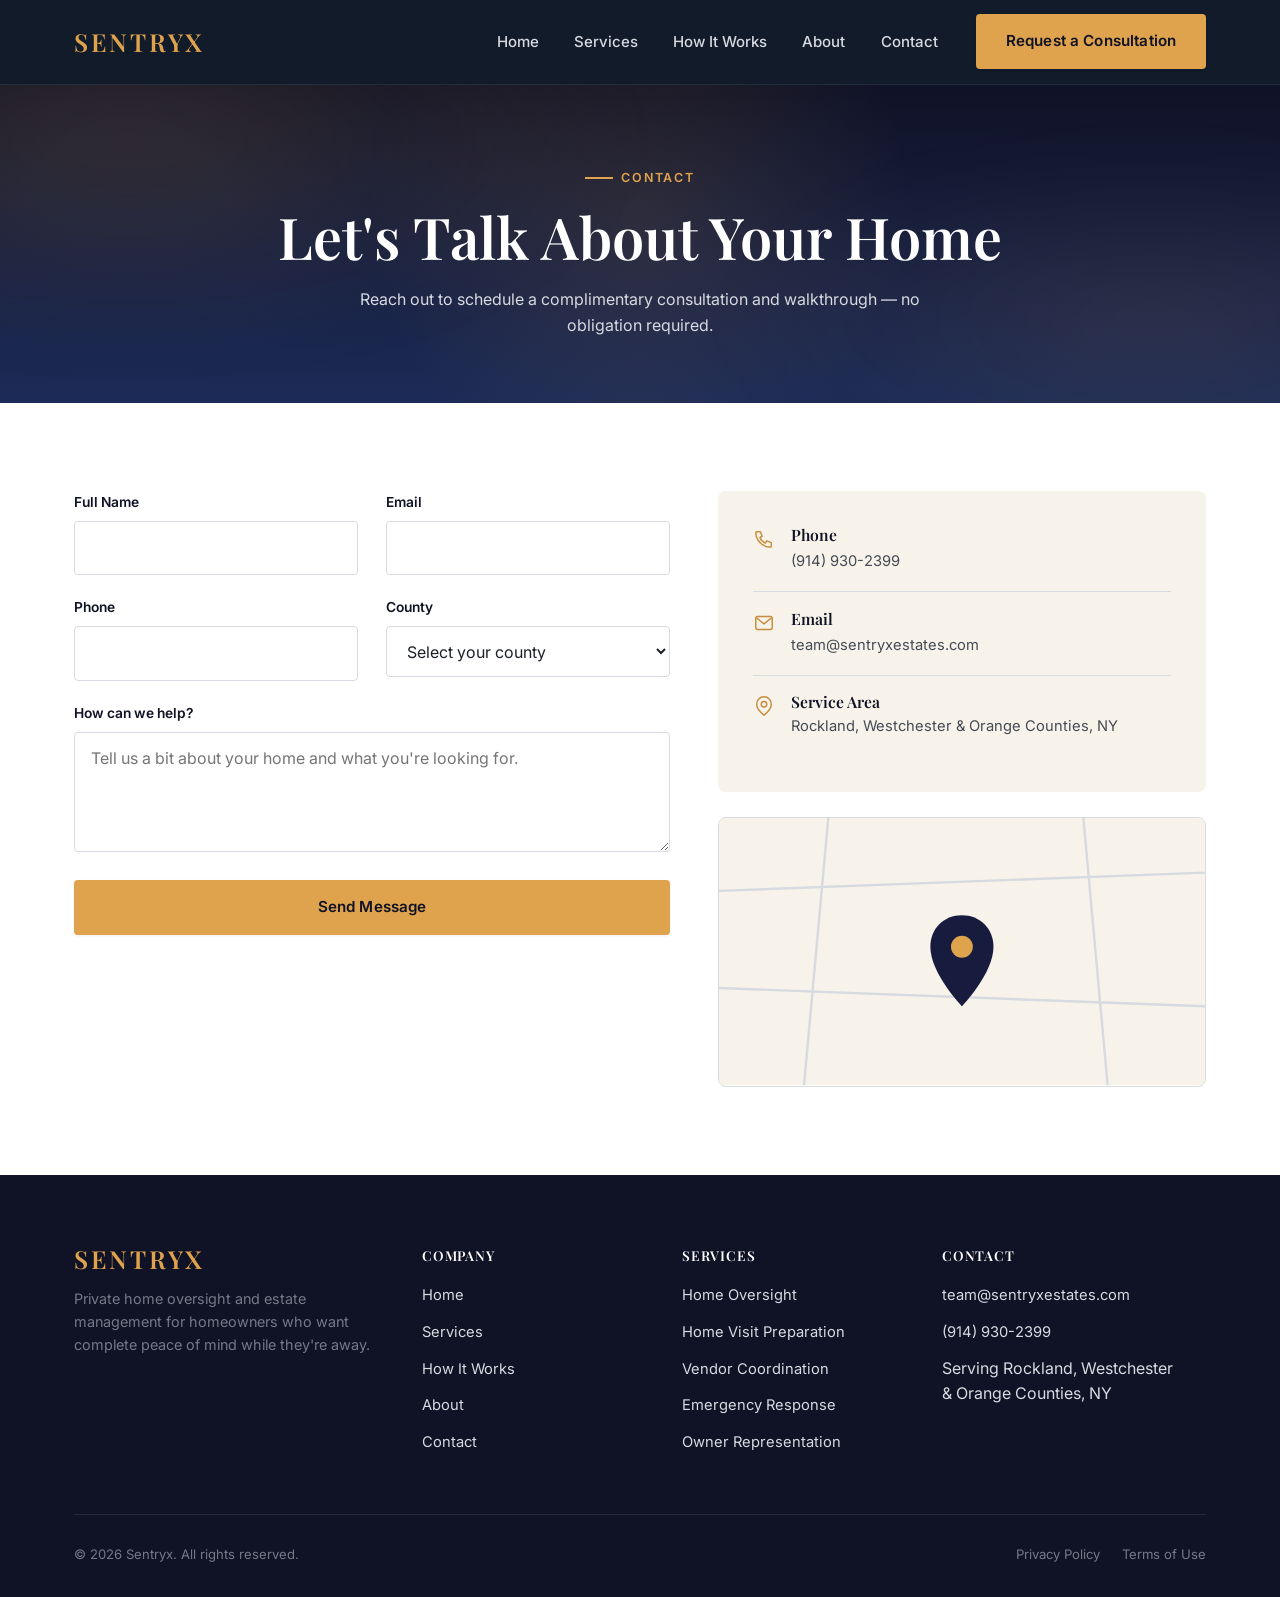
<file: contact.html>
<!doctype html>
<html lang="en">
<head>
  <meta charset="UTF-8" />
  <meta name="viewport" content="width=device-width, initial-scale=1.0" />
  <title>Contact | Sentryx</title>
  <meta name="description" content="Get in touch with Sentryx to schedule a complimentary consultation and walkthrough of your Rockland, Westchester, or Orange County home." />
  <link rel="icon" type="image/svg+xml" href="/favicon.svg" />
  <link rel="preconnect" href="https://fonts.googleapis.com" />
  <link rel="preconnect" href="https://fonts.gstatic.com" crossorigin />
  <link href="https://fonts.googleapis.com/css2?family=Inter:wght@400;500;600;700&family=Playfair+Display:wght@600;700&display=swap" rel="stylesheet" />
  <link rel="stylesheet" href="/css/styles.css" />
</head>
<body>

  <header class="site-header">
    <div class="container">
      <a href="/" class="brand">
        <span class="brand__text">Sentryx</span>
      </a>

      <nav class="nav" data-nav>
        <ul class="nav__links">
          <li><a href="/">Home</a></li>
          <li><a href="/services">Services</a></li>
          <li><a href="/how-it-works">How It Works</a></li>
          <li><a href="/about">About</a></li>
          <li><a href="/contact">Contact</a></li>
        </ul>
        <div class="nav__actions">
          <a href="/contact" class="btn btn--gold">Request a Consultation</a>
        </div>
      </nav>

      <button class="nav-toggle" data-nav-toggle aria-label="Toggle navigation" aria-expanded="false">
        <span></span><span></span><span></span>
      </button>
    </div>
  </header>

  <main>
    <section class="page-hero">
      <div class="container">
        <div class="eyebrow">Contact</div>
        <h1>Let's Talk About Your Home</h1>
        <p>Reach out to schedule a complimentary consultation and walkthrough — no obligation required.</p>
      </div>
    </section>

    <section class="section">
      <div class="container">
        <div class="contact-grid">
          <div data-reveal>
            <div class="form-success" data-form-success>
              Thank you — your message has been received. A member of our team will be in touch shortly.
            </div>
            <form data-contact-form>
              <div class="grid grid--2">
                <div class="form-field">
                  <label for="name">Full Name</label>
                  <input type="text" id="name" name="name" required />
                </div>
                <div class="form-field">
                  <label for="email">Email</label>
                  <input type="email" id="email" name="email" required />
                </div>
              </div>
              <div class="grid grid--2">
                <div class="form-field">
                  <label for="phone">Phone</label>
                  <input type="tel" id="phone" name="phone" />
                </div>
                <div class="form-field">
                  <label for="county">County</label>
                  <select id="county" name="county" data-county-select>
                    <option value="" selected disabled>Select your county</option>
                    <option value="Rockland County">Rockland County</option>
                    <option value="Westchester County">Westchester County</option>
                    <option value="Orange County">Orange County</option>
                  </select>
                </div>
              </div>
              <div class="form-field form-field--town" data-township-field>
                <label for="township">Town</label>
                <select id="township" name="township" data-township-select>
                  <option value="" selected disabled>Select your town</option>
                </select>
              </div>
              <div class="form-field">
                <label for="message">How can we help?</label>
                <textarea id="message" name="message" required placeholder="Tell us a bit about your home and what you're looking for."></textarea>
              </div>
              <button type="submit" class="btn btn--gold btn--block">Send Message</button>
            </form>
          </div>

          <div data-reveal>
            <div class="info-card">
              <div class="info-row">
                <svg class="info-row__icon" viewBox="0 0 24 24" fill="none" xmlns="http://www.w3.org/2000/svg">
                  <path d="M4 4 H8 L10 9 L7.5 10.5 C8.5 13 11 15.5 13.5 16.5 L15 14 L20 16 V20 C20 20.5 19.5 21 19 21 C10.5 21 3 13.5 3 5 C3 4.5 3.5 4 4 4 Z" stroke="currentColor" stroke-width="1.6" stroke-linejoin="round"/>
                </svg>
                <div>
                  <h3>Phone</h3>
                  <a href="tel:+19149302399">(914) 930-2399</a>
                </div>
              </div>
              <div class="info-row">
                <svg class="info-row__icon" viewBox="0 0 24 24" fill="none" xmlns="http://www.w3.org/2000/svg">
                  <rect x="3" y="5" width="18" height="14" rx="2" stroke="currentColor" stroke-width="1.6"/>
                  <path d="M4 6.5 L12 13 L20 6.5" stroke="currentColor" stroke-width="1.6" stroke-linejoin="round"/>
                </svg>
                <div>
                  <h3>Email</h3>
                  <a href="mailto:team@sentryxestates.com">team@sentryxestates.com</a>
                </div>
              </div>
              <div class="info-row">
                <svg class="info-row__icon" viewBox="0 0 24 24" fill="none" xmlns="http://www.w3.org/2000/svg">
                  <path d="M12 2 C7.5 2 4 5.5 4 10 C4 15.5 12 22 12 22 C12 22 20 15.5 20 10 C20 5.5 16.5 2 12 2 Z" stroke="currentColor" stroke-width="1.6" stroke-linejoin="round"/>
                  <circle cx="12" cy="10" r="3" stroke="currentColor" stroke-width="1.6"/>
                </svg>
                <div>
                  <h3>Service Area</h3>
                  <p>Rockland, Westchester &amp; Orange Counties, NY</p>
                </div>
              </div>
            </div>

            <div class="map-graphic">
              <svg viewBox="0 0 400 220" xmlns="http://www.w3.org/2000/svg">
                <rect width="400" height="220" fill="#f7f3ea"/>
                <g stroke="#d7dae0" stroke-width="2">
                  <line x1="0" y1="60" x2="400" y2="45"/>
                  <line x1="0" y1="140" x2="400" y2="155"/>
                  <line x1="90" y1="0" x2="70" y2="220"/>
                  <line x1="300" y1="0" x2="320" y2="220"/>
                </g>
                <path d="M200 80 C185 80 174 91 174 106 C174 128 200 155 200 155 C200 155 226 128 226 106 C226 91 215 80 200 80 Z" fill="#171b3e"/>
                <circle cx="200" cy="106" r="9" fill="#e0a34d"/>
              </svg>
            </div>
          </div>
        </div>
      </div>
    </section>
  </main>

  <footer class="site-footer">
    <div class="container">
      <div class="footer-grid">
        <div class="footer-brand">
          <a href="/" class="brand">
            <span class="brand__text">Sentryx</span>
          </a>
          <p>Private home oversight and estate management for homeowners who want complete peace of mind while they're away.</p>
        </div>
        <div>
          <h4>Company</h4>
          <ul>
            <li><a href="/">Home</a></li>
            <li><a href="/services">Services</a></li>
            <li><a href="/how-it-works">How It Works</a></li>
            <li><a href="/about">About</a></li>
            <li><a href="/contact">Contact</a></li>
          </ul>
        </div>
        <div>
          <h4>Services</h4>
          <ul>
            <li><a href="/services#oversight">Home Oversight</a></li>
            <li><a href="/services#preparation">Home Visit Preparation</a></li>
            <li><a href="/services#vendor">Vendor Coordination</a></li>
            <li><a href="/services#emergency">Emergency Response</a></li>
            <li><a href="/services#representation">Owner Representation</a></li>
          </ul>
        </div>
        <div>
          <h4>Contact</h4>
          <ul>
            <li><a href="mailto:team@sentryxestates.com">team@sentryxestates.com</a></li>
            <li><a href="tel:+19149302399">(914) 930-2399</a></li>
            <li><span>Serving Rockland, Westchester<br>&amp; Orange Counties, NY</span></li>
          </ul>
        </div>
      </div>
      <div class="footer-bottom">
        <span>&copy; <span data-year>2026</span> Sentryx. All rights reserved.</span>
        <div class="footer-legal">
          <a href="/contact">Privacy Policy</a>
          <a href="/contact">Terms of Use</a>
        </div>
      </div>
    </div>
  </footer>

  <script src="/js/main.js"></script>
</body>
</html>
</file>
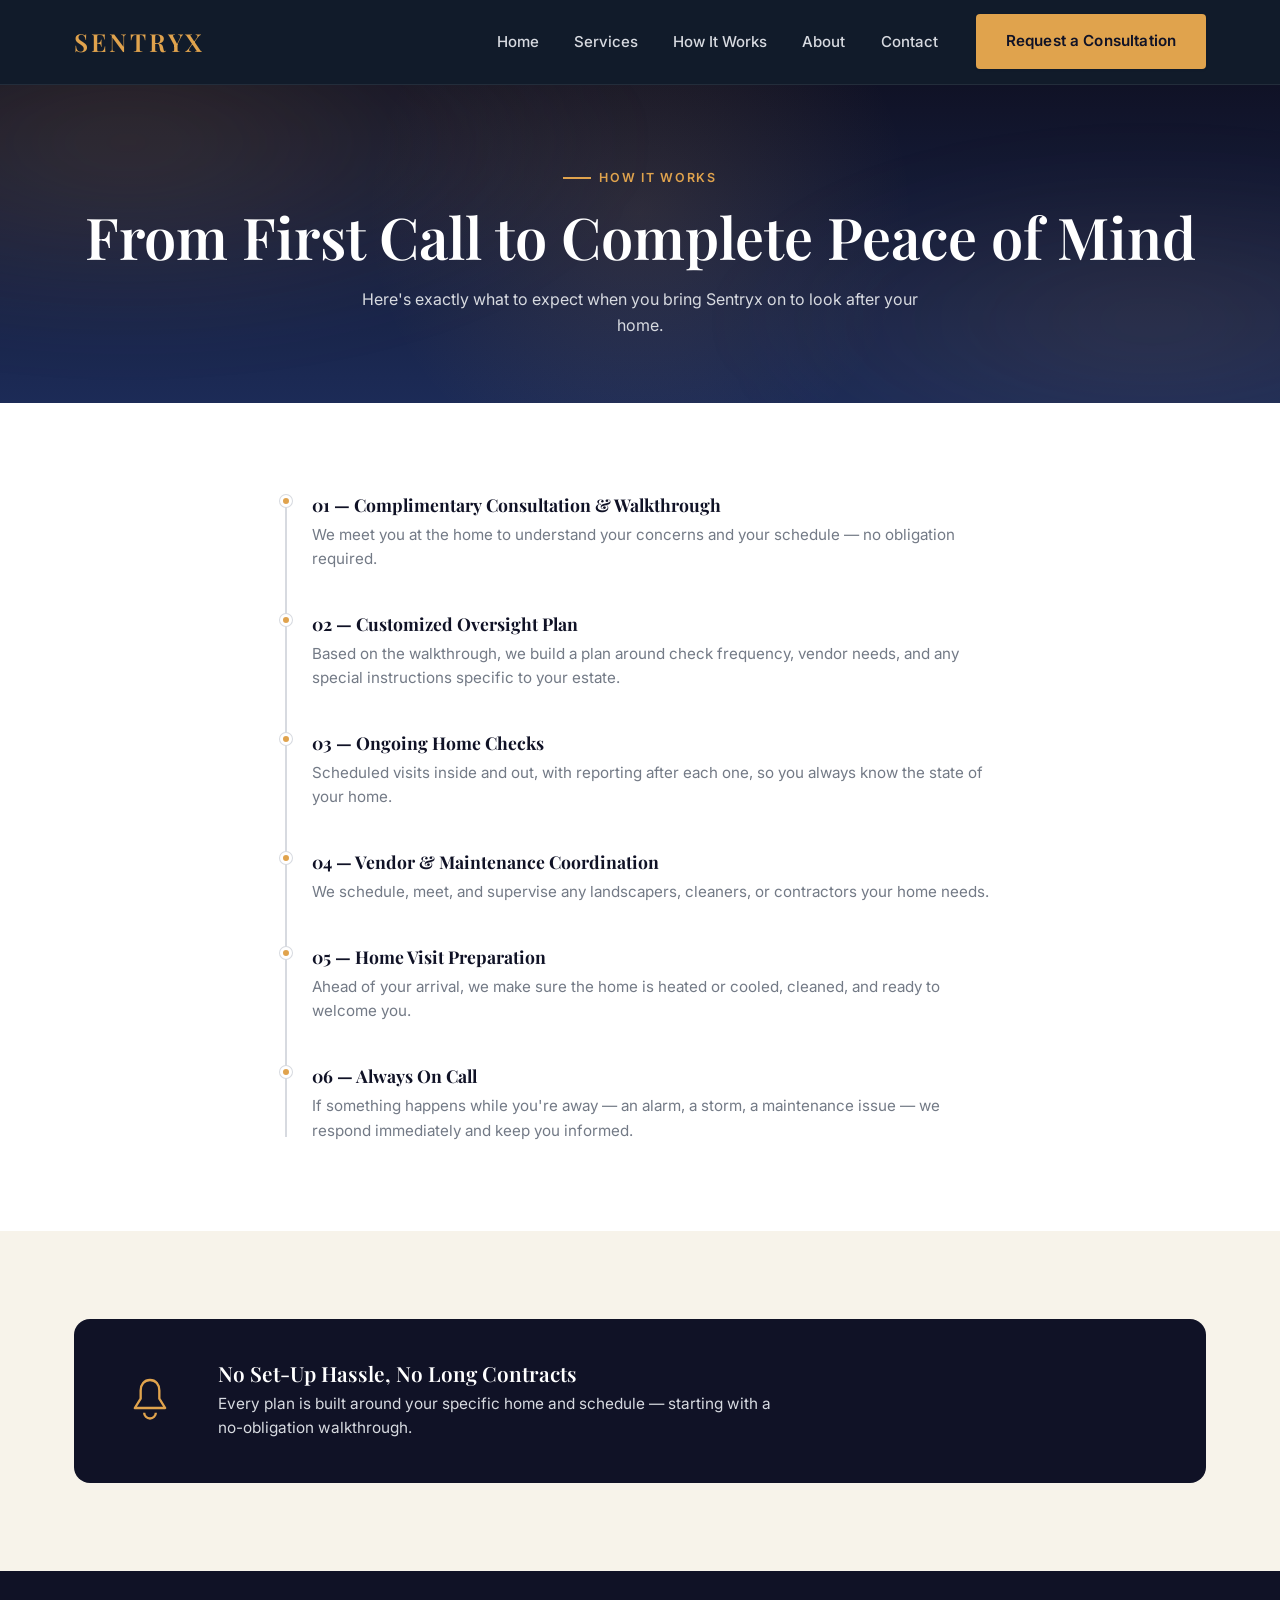
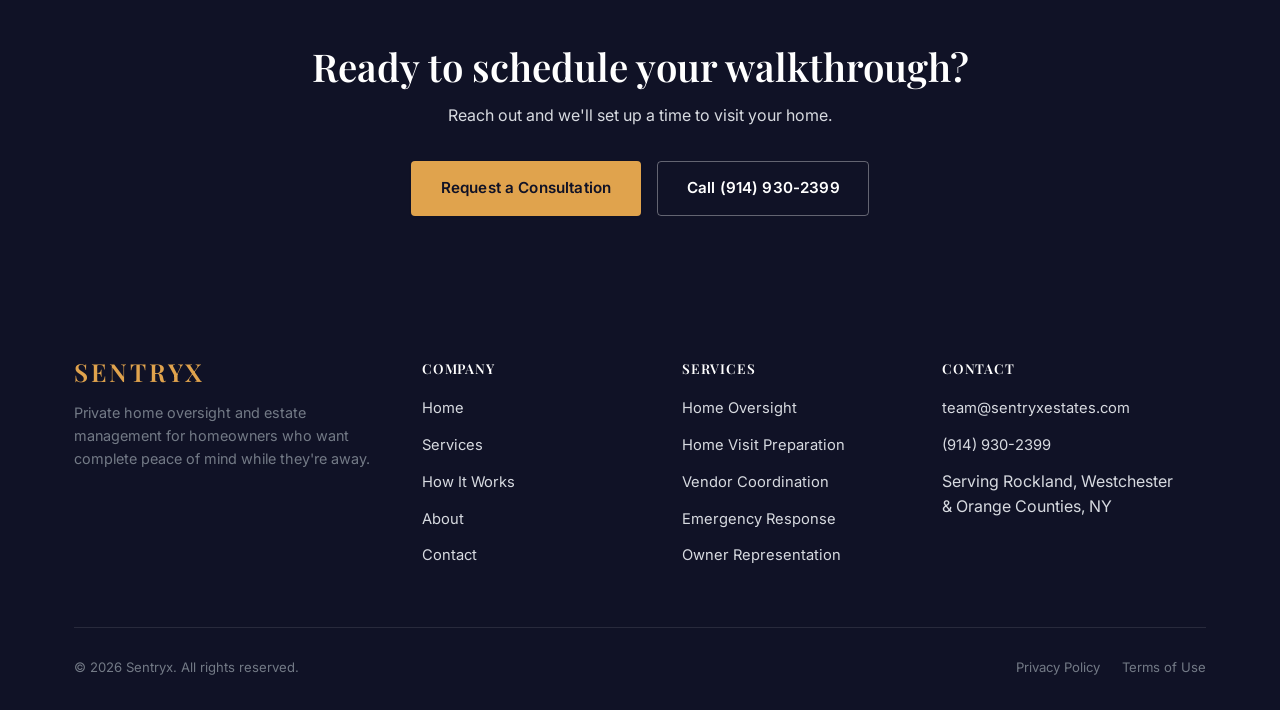
<file: how-it-works.html>
<!doctype html>
<html lang="en">
<head>
  <meta charset="UTF-8" />
  <meta name="viewport" content="width=device-width, initial-scale=1.0" />
  <title>How It Works | Sentryx</title>
  <meta name="description" content="From consultation to ongoing oversight — here's how Sentryx takes care of your home from A to Z." />
  <link rel="icon" type="image/svg+xml" href="/favicon.svg" />
  <link rel="preconnect" href="https://fonts.googleapis.com" />
  <link rel="preconnect" href="https://fonts.gstatic.com" crossorigin />
  <link href="https://fonts.googleapis.com/css2?family=Inter:wght@400;500;600;700&family=Playfair+Display:wght@600;700&display=swap" rel="stylesheet" />
  <link rel="stylesheet" href="/css/styles.css" />
</head>
<body>

  <header class="site-header">
    <div class="container">
      <a href="/" class="brand">
        <span class="brand__text">Sentryx</span>
      </a>

      <nav class="nav" data-nav>
        <ul class="nav__links">
          <li><a href="/">Home</a></li>
          <li><a href="/services">Services</a></li>
          <li><a href="/how-it-works">How It Works</a></li>
          <li><a href="/about">About</a></li>
          <li><a href="/contact">Contact</a></li>
        </ul>
        <div class="nav__actions">
          <a href="/contact" class="btn btn--gold">Request a Consultation</a>
        </div>
      </nav>

      <button class="nav-toggle" data-nav-toggle aria-label="Toggle navigation" aria-expanded="false">
        <span></span><span></span><span></span>
      </button>
    </div>
  </header>

  <main>
    <section class="page-hero">
      <div class="container">
        <div class="eyebrow">How It Works</div>
        <h1>From First Call to Complete Peace of Mind</h1>
        <p>Here's exactly what to expect when you bring Sentryx on to look after your home.</p>
      </div>
    </section>

    <section class="section">
      <div class="container">
        <div style="max-width:720px; margin:0 auto" data-reveal>
          <div class="timeline">
            <div class="timeline__item">
              <div class="timeline__year">01 — Complimentary Consultation &amp; Walkthrough</div>
              <p>We meet you at the home to understand your concerns and your schedule — no obligation required.</p>
            </div>
            <div class="timeline__item">
              <div class="timeline__year">02 — Customized Oversight Plan</div>
              <p>Based on the walkthrough, we build a plan around check frequency, vendor needs, and any special instructions specific to your estate.</p>
            </div>
            <div class="timeline__item">
              <div class="timeline__year">03 — Ongoing Home Checks</div>
              <p>Scheduled visits inside and out, with reporting after each one, so you always know the state of your home.</p>
            </div>
            <div class="timeline__item">
              <div class="timeline__year">04 — Vendor &amp; Maintenance Coordination</div>
              <p>We schedule, meet, and supervise any landscapers, cleaners, or contractors your home needs.</p>
            </div>
            <div class="timeline__item">
              <div class="timeline__year">05 — Home Visit Preparation</div>
              <p>Ahead of your arrival, we make sure the home is heated or cooled, cleaned, and ready to welcome you.</p>
            </div>
            <div class="timeline__item">
              <div class="timeline__year">06 — Always On Call</div>
              <p>If something happens while you're away — an alarm, a storm, a maintenance issue — we respond immediately and keep you informed.</p>
            </div>
          </div>
        </div>
      </div>
    </section>

    <section class="section section--cream">
      <div class="container">
        <div class="coverage-banner" data-reveal style="background:var(--navy-900)">
          <svg class="coverage-banner__icon" viewBox="0 0 48 48" fill="none" xmlns="http://www.w3.org/2000/svg">
            <path d="M24 6 C19 6 16 10 16 15 V22 L11 30 H37 L32 22 V15 C32 10 29 6 24 6 Z" stroke="currentColor" stroke-width="2" stroke-linejoin="round"/>
            <path d="M19 34 a5 5 0 0 0 10 0" stroke="currentColor" stroke-width="2"/>
          </svg>
          <div>
            <h3>No Set-Up Hassle, No Long Contracts</h3>
            <p>Every plan is built around your specific home and schedule — starting with a no-obligation walkthrough.</p>
          </div>
        </div>
      </div>
    </section>

    <section class="cta-band">
      <div class="container">
        <h2>Ready to schedule your walkthrough?</h2>
        <p>Reach out and we'll set up a time to visit your home.</p>
        <div class="cta-band__actions">
          <a href="/contact" class="btn btn--gold">Request a Consultation</a>
          <a href="tel:+19149302399" class="btn btn--outline">Call (914) 930-2399</a>
        </div>
      </div>
    </section>
  </main>

  <footer class="site-footer">
    <div class="container">
      <div class="footer-grid">
        <div class="footer-brand">
          <a href="/" class="brand">
            <span class="brand__text">Sentryx</span>
          </a>
          <p>Private home oversight and estate management for homeowners who want complete peace of mind while they're away.</p>
        </div>
        <div>
          <h4>Company</h4>
          <ul>
            <li><a href="/">Home</a></li>
            <li><a href="/services">Services</a></li>
            <li><a href="/how-it-works">How It Works</a></li>
            <li><a href="/about">About</a></li>
            <li><a href="/contact">Contact</a></li>
          </ul>
        </div>
        <div>
          <h4>Services</h4>
          <ul>
            <li><a href="/services#oversight">Home Oversight</a></li>
            <li><a href="/services#preparation">Home Visit Preparation</a></li>
            <li><a href="/services#vendor">Vendor Coordination</a></li>
            <li><a href="/services#emergency">Emergency Response</a></li>
            <li><a href="/services#representation">Owner Representation</a></li>
          </ul>
        </div>
        <div>
          <h4>Contact</h4>
          <ul>
            <li><a href="mailto:team@sentryxestates.com">team@sentryxestates.com</a></li>
            <li><a href="tel:+19149302399">(914) 930-2399</a></li>
            <li><span>Serving Rockland, Westchester<br>&amp; Orange Counties, NY</span></li>
          </ul>
        </div>
      </div>
      <div class="footer-bottom">
        <span>&copy; <span data-year>2026</span> Sentryx. All rights reserved.</span>
        <div class="footer-legal">
          <a href="/contact">Privacy Policy</a>
          <a href="/contact">Terms of Use</a>
        </div>
      </div>
    </div>
  </footer>

  <script src="/js/main.js"></script>
</body>
</html>
</file>
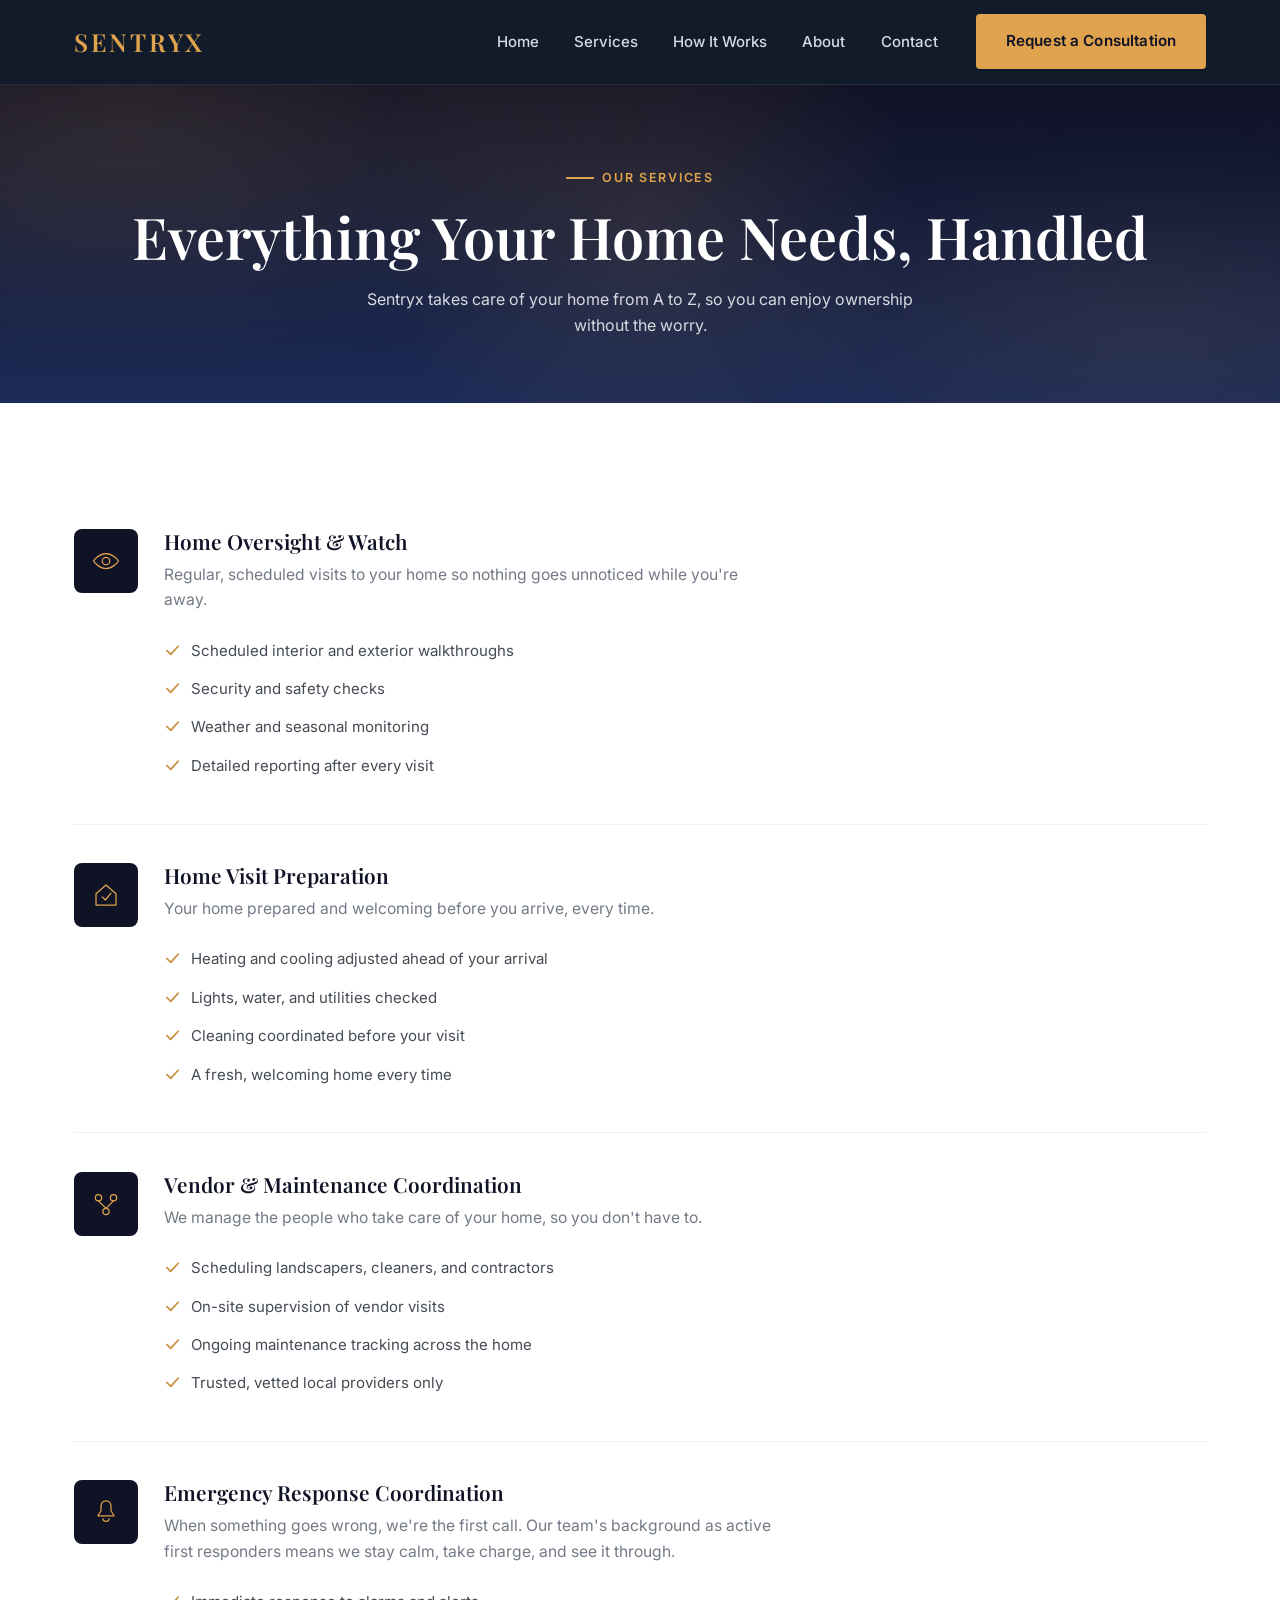
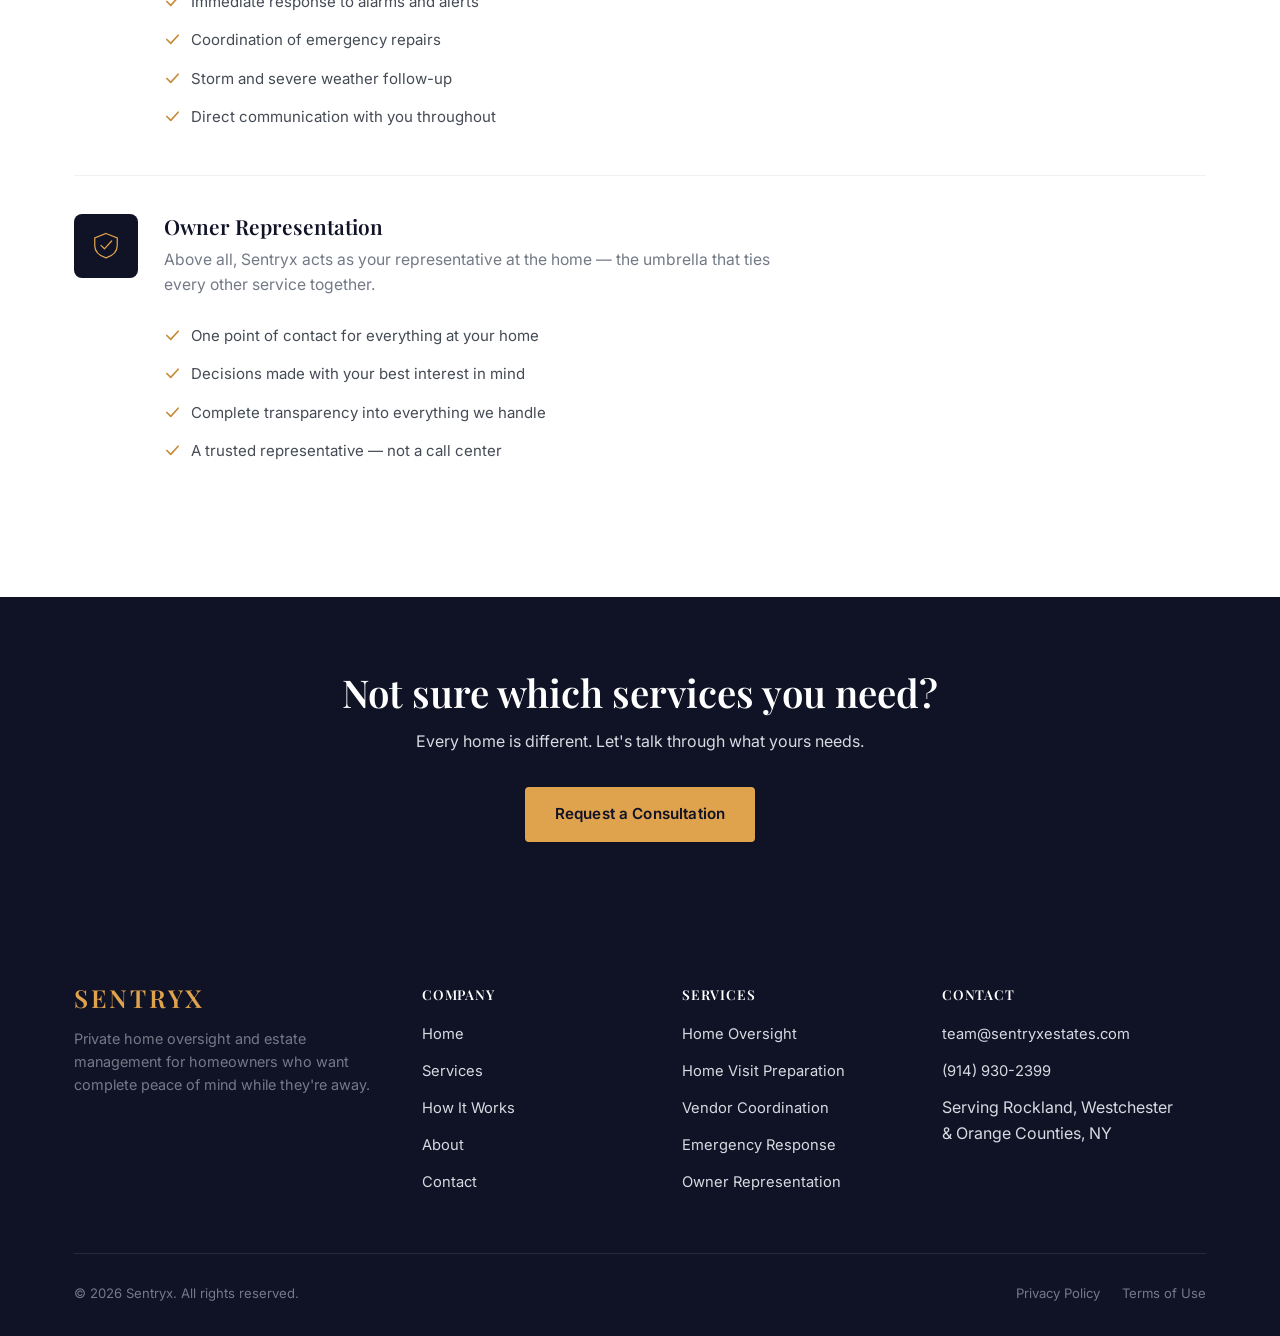
<file: services.html>
<!doctype html>
<html lang="en">
<head>
  <meta charset="UTF-8" />
  <meta name="viewport" content="width=device-width, initial-scale=1.0" />
  <title>Services | Sentryx</title>
  <meta name="description" content="Home oversight, visit preparation, vendor coordination, emergency response, and owner representation from Sentryx." />
  <link rel="icon" type="image/svg+xml" href="/favicon.svg" />
  <link rel="preconnect" href="https://fonts.googleapis.com" />
  <link rel="preconnect" href="https://fonts.gstatic.com" crossorigin />
  <link href="https://fonts.googleapis.com/css2?family=Inter:wght@400;500;600;700&family=Playfair+Display:wght@600;700&display=swap" rel="stylesheet" />
  <link rel="stylesheet" href="/css/styles.css" />
</head>
<body>

  <header class="site-header">
    <div class="container">
      <a href="/" class="brand">
        <span class="brand__text">Sentryx</span>
      </a>

      <nav class="nav" data-nav>
        <ul class="nav__links">
          <li><a href="/">Home</a></li>
          <li><a href="/services">Services</a></li>
          <li><a href="/how-it-works">How It Works</a></li>
          <li><a href="/about">About</a></li>
          <li><a href="/contact">Contact</a></li>
        </ul>
        <div class="nav__actions">
          <a href="/contact" class="btn btn--gold">Request a Consultation</a>
        </div>
      </nav>

      <button class="nav-toggle" data-nav-toggle aria-label="Toggle navigation" aria-expanded="false">
        <span></span><span></span><span></span>
      </button>
    </div>
  </header>

  <main>
    <section class="page-hero">
      <div class="container">
        <div class="eyebrow">Our Services</div>
        <h1>Everything Your Home Needs, Handled</h1>
        <p>Sentryx takes care of your home from A to Z, so you can enjoy ownership without the worry.</p>
      </div>
    </section>

    <section class="section">
      <div class="container">

        <article id="oversight" class="service-detail" data-reveal>
          <div class="service-detail__icon">
            <svg viewBox="0 0 48 48" fill="none" xmlns="http://www.w3.org/2000/svg">
              <path d="M4 24 C4 24 12 12 24 12 C36 12 44 24 44 24 C44 24 36 36 24 36 C12 36 4 24 4 24 Z" stroke="currentColor" stroke-width="2"/>
              <circle cx="24" cy="24" r="6" stroke="currentColor" stroke-width="2"/>
            </svg>
          </div>
          <div>
            <h3>Home Oversight &amp; Watch</h3>
            <p>Regular, scheduled visits to your home so nothing goes unnoticed while you're away.</p>
            <ul class="check-list">
              <li><svg viewBox="0 0 24 24" fill="none"><path d="M4 12 L9.5 17.5 L20 6" stroke="currentColor" stroke-width="2.4" stroke-linecap="round" stroke-linejoin="round"/></svg>Scheduled interior and exterior walkthroughs</li>
              <li><svg viewBox="0 0 24 24" fill="none"><path d="M4 12 L9.5 17.5 L20 6" stroke="currentColor" stroke-width="2.4" stroke-linecap="round" stroke-linejoin="round"/></svg>Security and safety checks</li>
              <li><svg viewBox="0 0 24 24" fill="none"><path d="M4 12 L9.5 17.5 L20 6" stroke="currentColor" stroke-width="2.4" stroke-linecap="round" stroke-linejoin="round"/></svg>Weather and seasonal monitoring</li>
              <li><svg viewBox="0 0 24 24" fill="none"><path d="M4 12 L9.5 17.5 L20 6" stroke="currentColor" stroke-width="2.4" stroke-linecap="round" stroke-linejoin="round"/></svg>Detailed reporting after every visit</li>
            </ul>
          </div>
        </article>

        <article id="preparation" class="service-detail" data-reveal>
          <div class="service-detail__icon">
            <svg viewBox="0 0 48 48" fill="none" xmlns="http://www.w3.org/2000/svg">
              <path d="M8 22 L24 8 L40 22 V40 H8 Z" stroke="currentColor" stroke-width="2" stroke-linejoin="round"/>
              <path d="M18 27 L23 32 L32 21" stroke="currentColor" stroke-width="2" stroke-linecap="round" stroke-linejoin="round"/>
            </svg>
          </div>
          <div>
            <h3>Home Visit Preparation</h3>
            <p>Your home prepared and welcoming before you arrive, every time.</p>
            <ul class="check-list">
              <li><svg viewBox="0 0 24 24" fill="none"><path d="M4 12 L9.5 17.5 L20 6" stroke="currentColor" stroke-width="2.4" stroke-linecap="round" stroke-linejoin="round"/></svg>Heating and cooling adjusted ahead of your arrival</li>
              <li><svg viewBox="0 0 24 24" fill="none"><path d="M4 12 L9.5 17.5 L20 6" stroke="currentColor" stroke-width="2.4" stroke-linecap="round" stroke-linejoin="round"/></svg>Lights, water, and utilities checked</li>
              <li><svg viewBox="0 0 24 24" fill="none"><path d="M4 12 L9.5 17.5 L20 6" stroke="currentColor" stroke-width="2.4" stroke-linecap="round" stroke-linejoin="round"/></svg>Cleaning coordinated before your visit</li>
              <li><svg viewBox="0 0 24 24" fill="none"><path d="M4 12 L9.5 17.5 L20 6" stroke="currentColor" stroke-width="2.4" stroke-linecap="round" stroke-linejoin="round"/></svg>A fresh, welcoming home every time</li>
            </ul>
          </div>
        </article>

        <article id="vendor" class="service-detail" data-reveal>
          <div class="service-detail__icon">
            <svg viewBox="0 0 48 48" fill="none" xmlns="http://www.w3.org/2000/svg">
              <circle cx="12" cy="14" r="5" stroke="currentColor" stroke-width="2"/>
              <circle cx="36" cy="14" r="5" stroke="currentColor" stroke-width="2"/>
              <circle cx="24" cy="36" r="5" stroke="currentColor" stroke-width="2"/>
              <path d="M12 19 L24 31 M36 19 L24 31" stroke="currentColor" stroke-width="2"/>
            </svg>
          </div>
          <div>
            <h3>Vendor &amp; Maintenance Coordination</h3>
            <p>We manage the people who take care of your home, so you don't have to.</p>
            <ul class="check-list">
              <li><svg viewBox="0 0 24 24" fill="none"><path d="M4 12 L9.5 17.5 L20 6" stroke="currentColor" stroke-width="2.4" stroke-linecap="round" stroke-linejoin="round"/></svg>Scheduling landscapers, cleaners, and contractors</li>
              <li><svg viewBox="0 0 24 24" fill="none"><path d="M4 12 L9.5 17.5 L20 6" stroke="currentColor" stroke-width="2.4" stroke-linecap="round" stroke-linejoin="round"/></svg>On-site supervision of vendor visits</li>
              <li><svg viewBox="0 0 24 24" fill="none"><path d="M4 12 L9.5 17.5 L20 6" stroke="currentColor" stroke-width="2.4" stroke-linecap="round" stroke-linejoin="round"/></svg>Ongoing maintenance tracking across the home</li>
              <li><svg viewBox="0 0 24 24" fill="none"><path d="M4 12 L9.5 17.5 L20 6" stroke="currentColor" stroke-width="2.4" stroke-linecap="round" stroke-linejoin="round"/></svg>Trusted, vetted local providers only</li>
            </ul>
          </div>
        </article>

        <article id="emergency" class="service-detail" data-reveal>
          <div class="service-detail__icon">
            <svg viewBox="0 0 48 48" fill="none" xmlns="http://www.w3.org/2000/svg">
              <path d="M24 6 C19 6 16 10 16 15 V22 L11 30 H37 L32 22 V15 C32 10 29 6 24 6 Z" stroke="currentColor" stroke-width="2" stroke-linejoin="round"/>
              <path d="M19 34 a5 5 0 0 0 10 0" stroke="currentColor" stroke-width="2"/>
            </svg>
          </div>
          <div>
            <h3>Emergency Response Coordination</h3>
            <p>When something goes wrong, we're the first call. Our team's background as active first responders means we stay calm, take charge, and see it through.</p>
            <ul class="check-list">
              <li><svg viewBox="0 0 24 24" fill="none"><path d="M4 12 L9.5 17.5 L20 6" stroke="currentColor" stroke-width="2.4" stroke-linecap="round" stroke-linejoin="round"/></svg>Immediate response to alarms and alerts</li>
              <li><svg viewBox="0 0 24 24" fill="none"><path d="M4 12 L9.5 17.5 L20 6" stroke="currentColor" stroke-width="2.4" stroke-linecap="round" stroke-linejoin="round"/></svg>Coordination of emergency repairs</li>
              <li><svg viewBox="0 0 24 24" fill="none"><path d="M4 12 L9.5 17.5 L20 6" stroke="currentColor" stroke-width="2.4" stroke-linecap="round" stroke-linejoin="round"/></svg>Storm and severe weather follow-up</li>
              <li><svg viewBox="0 0 24 24" fill="none"><path d="M4 12 L9.5 17.5 L20 6" stroke="currentColor" stroke-width="2.4" stroke-linecap="round" stroke-linejoin="round"/></svg>Direct communication with you throughout</li>
            </ul>
          </div>
        </article>

        <article id="representation" class="service-detail" data-reveal>
          <div class="service-detail__icon">
            <svg viewBox="0 0 48 48" fill="none" xmlns="http://www.w3.org/2000/svg">
              <path d="M24 4 L42 11 V23 C42 33 34.5 39.5 24 43 C13.5 39.5 6 33 6 23 V11 Z" stroke="currentColor" stroke-width="2"/>
              <path d="M16 23 L21.5 28.5 L33 16" stroke="currentColor" stroke-width="2" stroke-linecap="round" stroke-linejoin="round"/>
            </svg>
          </div>
          <div>
            <h3>Owner Representation</h3>
            <p>Above all, Sentryx acts as your representative at the home — the umbrella that ties every other service together.</p>
            <ul class="check-list">
              <li><svg viewBox="0 0 24 24" fill="none"><path d="M4 12 L9.5 17.5 L20 6" stroke="currentColor" stroke-width="2.4" stroke-linecap="round" stroke-linejoin="round"/></svg>One point of contact for everything at your home</li>
              <li><svg viewBox="0 0 24 24" fill="none"><path d="M4 12 L9.5 17.5 L20 6" stroke="currentColor" stroke-width="2.4" stroke-linecap="round" stroke-linejoin="round"/></svg>Decisions made with your best interest in mind</li>
              <li><svg viewBox="0 0 24 24" fill="none"><path d="M4 12 L9.5 17.5 L20 6" stroke="currentColor" stroke-width="2.4" stroke-linecap="round" stroke-linejoin="round"/></svg>Complete transparency into everything we handle</li>
              <li><svg viewBox="0 0 24 24" fill="none"><path d="M4 12 L9.5 17.5 L20 6" stroke="currentColor" stroke-width="2.4" stroke-linecap="round" stroke-linejoin="round"/></svg>A trusted representative — not a call center</li>
            </ul>
          </div>
        </article>

      </div>
    </section>

    <section class="cta-band">
      <div class="container">
        <h2>Not sure which services you need?</h2>
        <p>Every home is different. Let's talk through what yours needs.</p>
        <div class="cta-band__actions">
          <a href="/contact" class="btn btn--gold">Request a Consultation</a>
        </div>
      </div>
    </section>
  </main>

  <footer class="site-footer">
    <div class="container">
      <div class="footer-grid">
        <div class="footer-brand">
          <a href="/" class="brand">
            <span class="brand__text">Sentryx</span>
          </a>
          <p>Private home oversight and estate management for homeowners who want complete peace of mind while they're away.</p>
        </div>
        <div>
          <h4>Company</h4>
          <ul>
            <li><a href="/">Home</a></li>
            <li><a href="/services">Services</a></li>
            <li><a href="/how-it-works">How It Works</a></li>
            <li><a href="/about">About</a></li>
            <li><a href="/contact">Contact</a></li>
          </ul>
        </div>
        <div>
          <h4>Services</h4>
          <ul>
            <li><a href="/services#oversight">Home Oversight</a></li>
            <li><a href="/services#preparation">Home Visit Preparation</a></li>
            <li><a href="/services#vendor">Vendor Coordination</a></li>
            <li><a href="/services#emergency">Emergency Response</a></li>
            <li><a href="/services#representation">Owner Representation</a></li>
          </ul>
        </div>
        <div>
          <h4>Contact</h4>
          <ul>
            <li><a href="mailto:team@sentryxestates.com">team@sentryxestates.com</a></li>
            <li><a href="tel:+19149302399">(914) 930-2399</a></li>
            <li><span>Serving Rockland, Westchester<br>&amp; Orange Counties, NY</span></li>
          </ul>
        </div>
      </div>
      <div class="footer-bottom">
        <span>&copy; <span data-year>2026</span> Sentryx. All rights reserved.</span>
        <div class="footer-legal">
          <a href="/contact">Privacy Policy</a>
          <a href="/contact">Terms of Use</a>
        </div>
      </div>
    </div>
  </footer>

  <script src="/js/main.js"></script>
</body>
</html>
</file>
<file: css/styles.css>
/* ==========================================================================
   Sentryx — Design System
   ========================================================================== */

:root {
  --navy-900: #101226;
  --navy-800: #171b3e;
  --navy-700: #1c2b57;
  --navy-600: #102052;
  --gold-500: #e0a34d;
  --gold-600: #c78d3c;
  --gold-100: #f7e7cc;
  --gold-gradient: linear-gradient(135deg, #eeb96d, #e0a34d);
  --cream: #f7f3ea;
  --white: #ffffff;
  --gray-900: #1c2027;
  --gray-700: #454b55;
  --gray-500: #737a86;
  --gray-300: #d7dae0;
  --gray-100: #eef0f3;

  --font-serif: "Playfair Display", Georgia, "Times New Roman", serif;
  --font-sans: "Inter", -apple-system, BlinkMacSystemFont, "Segoe UI", Roboto, sans-serif;

  --container-width: 1180px;
  --radius-sm: 4px;
  --radius-md: 8px;
  --radius-lg: 16px;
  --shadow-sm: 0 1px 3px rgba(8, 18, 34, 0.08);
  --shadow-md: 0 8px 24px rgba(8, 18, 34, 0.10);
  --shadow-lg: 0 20px 48px rgba(8, 18, 34, 0.16);
  --glow-gold: 0 0 0 1px rgba(224, 163, 77, 0.35), 0 8px 28px rgba(224, 163, 77, 0.28);
  --transition: 0.25s cubic-bezier(0.16, 1, 0.3, 1);
  --ease-out-expo: cubic-bezier(0.16, 1, 0.3, 1);
  --mx: 50%;
  --my: 40%;
}

/* ---------- Reset ---------- */
*, *::before, *::after { box-sizing: border-box; }
html { scroll-behavior: smooth; }
body, h1, h2, h3, h4, p, figure { margin: 0; }
ul { margin: 0; padding: 0; list-style: none; }
a { color: inherit; text-decoration: none; }
img, svg { display: block; max-width: 100%; }
button { font: inherit; cursor: pointer; }
input, textarea, select { font: inherit; }

body {
  font-family: var(--font-sans);
  color: var(--gray-900);
  background: var(--white);
  line-height: 1.6;
  -webkit-font-smoothing: antialiased;
  animation: fadeInPage 0.6s var(--ease-out-expo);
}

h1, h2, h3, h4 {
  font-family: var(--font-serif);
  font-weight: 600;
  line-height: 1.2;
  color: var(--navy-900);
}

/* ---------- Motion keyframes ---------- */
@keyframes auroraDrift {
  0%   { transform: translate(-6%, -4%) scale(1); }
  50%  { transform: translate(5%, 4%) scale(1.12); }
  100% { transform: translate(-6%, -4%) scale(1); }
}
@keyframes auroraDriftSlow {
  0%   { transform: translate(4%, 3%) scale(1.05); }
  50%  { transform: translate(-5%, -3%) scale(0.95); }
  100% { transform: translate(4%, 3%) scale(1.05); }
}
@keyframes floatY {
  0%, 100% { transform: translateY(0); }
  50%      { transform: translateY(-7px); }
}
@keyframes breatheGlow {
  0%, 100% { box-shadow: 0 0 0 0 rgba(224, 163, 77, 0.35), var(--shadow-sm); }
  50%      { box-shadow: 0 0 0 10px rgba(224, 163, 77, 0), var(--shadow-sm); }
}
@keyframes fadeInPage {
  from { opacity: 0; }
  to   { opacity: 1; }
}

.eyebrow {
  display: inline-flex;
  align-items: center;
  gap: 0.5rem;
  font-size: 0.78rem;
  letter-spacing: 0.14em;
  text-transform: uppercase;
  color: var(--gold-600);
  font-weight: 600;
  margin-bottom: 0.9rem;
}
.eyebrow::before {
  content: "";
  width: 28px;
  height: 2px;
  background: var(--gold-500);
  display: inline-block;
}

.container {
  width: 100%;
  max-width: var(--container-width);
  margin: 0 auto;
  padding: 0 24px;
}

.section {
  padding: 88px 0;
}
.section--tight { padding: 56px 0; }
.section--navy {
  background: var(--navy-900);
  color: var(--gray-300);
}
.section--navy h2, .section--navy h3 { color: var(--white); }
.section--cream { background: var(--cream); }

.section-head {
  max-width: 640px;
  margin-bottom: 3rem;
}
.section-head.center { margin-left: auto; margin-right: auto; text-align: center; }
.section-head p { color: var(--gray-500); font-size: 1.05rem; margin-top: 0.9rem; }
.section--navy .section-head p { color: var(--gray-300); }

h1 { font-size: clamp(2.4rem, 4.5vw, 3.6rem); }
h2 { font-size: clamp(1.9rem, 3vw, 2.5rem); }
h3 { font-size: 1.3rem; }

/* ---------- Buttons ---------- */
.btn {
  display: inline-flex;
  align-items: center;
  justify-content: center;
  gap: 0.6rem;
  padding: 0.9rem 1.8rem;
  border-radius: var(--radius-sm);
  font-weight: 600;
  font-size: 0.95rem;
  letter-spacing: 0.01em;
  border: 1px solid transparent;
  transition: background var(--transition), color var(--transition), border-color var(--transition), transform var(--transition);
  white-space: nowrap;
}
.btn { will-change: transform; }
.btn:active { transform: translateY(1px) scale(0.98); }
.btn--gold {
  background: var(--gold-500);
  color: var(--navy-900);
  box-shadow: 0 0 0 0 rgba(224, 163, 77, 0.35), var(--shadow-sm);
}
.btn--gold:hover { background: var(--gold-600); box-shadow: var(--glow-gold); transform: translateY(-2px); }
.hero__actions .btn--gold,
.cta-band__actions .btn--gold {
  animation: breatheGlow 3.4s ease-in-out infinite;
}
.btn--outline {
  border-color: rgba(255, 255, 255, 0.35);
  color: var(--white);
}
.btn--outline:hover { border-color: var(--gold-500); color: var(--gold-500); transform: translateY(-2px); }
.btn--outline-dark {
  border-color: var(--navy-700);
  color: var(--navy-900);
}
.btn--outline-dark:hover { border-color: var(--gold-600); color: var(--gold-600); transform: translateY(-2px); }
.btn--block { width: 100%; }

/* ---------- Header / Nav ---------- */
.site-header {
  position: sticky;
  top: 0;
  z-index: 100;
  background: rgba(8, 18, 34, 0.96);
  backdrop-filter: blur(6px);
  border-bottom: 1px solid rgba(255, 255, 255, 0.08);
  transition: height var(--transition), box-shadow var(--transition), border-color var(--transition);
}
.site-header .container {
  display: flex;
  align-items: center;
  justify-content: space-between;
  height: 84px;
  transition: height var(--transition);
}
.site-header.is-scrolled {
  border-bottom-color: rgba(224, 163, 77, 0.18);
  box-shadow: 0 12px 32px rgba(8, 18, 34, 0.28);
}
.site-header.is-scrolled .container { height: 68px; }

.brand {
  display: flex;
  align-items: center;
  gap: 0.65rem;
  color: var(--white);
}
.brand__text {
  font-family: var(--font-serif);
  font-size: 1.55rem;
  font-weight: 600;
  letter-spacing: 0.11em;
  text-transform: uppercase;
  color: var(--gold-500);
  line-height: 1;
}
.brand__text span {
  display: block;
  font-family: var(--font-sans);
  font-size: 0.6rem;
  letter-spacing: 0.24em;
  text-transform: uppercase;
  color: var(--gray-300);
  font-weight: 500;
  margin-top: 6px;
}

.nav {
  display: flex;
  align-items: center;
  gap: 2.4rem;
}
.nav__links {
  display: flex;
  gap: 2.2rem;
}
.nav__links a {
  color: var(--gray-300);
  font-size: 0.94rem;
  font-weight: 500;
  position: relative;
  padding: 0.4rem 0;
  transition: color var(--transition);
}
.nav__links a::after {
  content: "";
  position: absolute;
  left: 0; right: 0; bottom: 0;
  height: 2px;
  background: var(--gold-500);
  transform: scaleX(0);
  transform-origin: left;
  transition: transform 0.35s var(--ease-out-expo);
}
.nav__links a:hover, .nav__links a.is-active { color: var(--white); }
.nav__links a:hover::after,
.nav__links a.is-active::after {
  transform: scaleX(1);
}

.nav-toggle {
  display: none;
  flex-direction: column;
  gap: 5px;
  background: none;
  border: none;
  padding: 6px;
}
.nav-toggle span {
  width: 24px;
  height: 2px;
  background: var(--white);
  transition: transform var(--transition), opacity var(--transition);
}
.nav-toggle.is-open span:nth-child(1) { transform: translateY(7px) rotate(45deg); }
.nav-toggle.is-open span:nth-child(2) { opacity: 0; }
.nav-toggle.is-open span:nth-child(3) { transform: translateY(-7px) rotate(-45deg); }

/* ---------- Hero ---------- */
.hero {
  position: relative;
  background:
    linear-gradient(180deg, rgba(16, 18, 38, 0.90) 0%, rgba(23, 27, 62, 0.84) 55%, rgba(28, 43, 87, 0.72) 100%),
    url("/images/hero-estate.jpg") center 40% / cover no-repeat;
  color: var(--white);
  overflow: hidden;
  padding: 120px 0 100px;
}
.hero::before {
  content: "";
  position: absolute;
  inset: -20%;
  background:
    radial-gradient(38% 45% at 18% 22%, rgba(224, 163, 77, 0.22), transparent 70%),
    radial-gradient(32% 40% at 82% 12%, rgba(224, 163, 77, 0.14), transparent 70%),
    radial-gradient(45% 50% at 65% 78%, rgba(28, 43, 87, 0.55), transparent 70%);
  filter: blur(40px);
  animation: auroraDrift 22s ease-in-out infinite;
  pointer-events: none;
}
.hero::after {
  content: "";
  position: absolute;
  inset: 0;
  background: radial-gradient(480px circle at var(--mx) var(--my), rgba(224, 163, 77, 0.14), transparent 65%);
  pointer-events: none;
  transition: opacity 0.4s ease;
}
.hero__content { position: relative; z-index: 1; }
.hero__skyline {
  position: absolute;
  z-index: 1;
  left: 0; right: 0; bottom: -2px;
  width: 100%;
  height: auto;
  opacity: 0.55;
  pointer-events: none;
  will-change: transform;
}
.hero h1 { color: var(--white); }
.hero__content {
  position: relative;
  max-width: 720px;
}
.hero p.lead {
  font-size: 1.15rem;
  color: var(--gray-300);
  margin-top: 1.4rem;
  max-width: 560px;
}
.hero__actions {
  display: flex;
  gap: 1rem;
  margin-top: 2.4rem;
  flex-wrap: wrap;
}

.stat-bar {
  position: relative;
  border-top: 1px solid rgba(255, 255, 255, 0.1);
  margin-top: 4rem;
  padding-top: 2.6rem;
  display: grid;
  grid-template-columns: repeat(4, 1fr);
  gap: 2rem;
}
.stat-bar__item svg {
  width: 26px;
  height: 26px;
  color: var(--gold-500);
  margin-bottom: 0.8rem;
  animation: floatY 5s ease-in-out infinite;
}
.stat-bar__item:nth-child(2) svg { animation-delay: 0.4s; }
.stat-bar__item:nth-child(3) svg { animation-delay: 0.8s; }
.stat-bar__item:nth-child(4) svg { animation-delay: 1.2s; }
.stat-bar__item strong {
  display: block;
  font-family: var(--font-serif);
  font-size: 1.05rem;
  font-weight: 600;
  color: var(--white);
  margin-bottom: 0.2rem;
}
.stat-bar__item span {
  font-size: 0.85rem;
  color: var(--gray-300);
  letter-spacing: 0.02em;
}

/* ---------- Check list (service inclusions) ---------- */
.check-list { margin-top: 1.2rem; }
.check-list li {
  display: flex;
  gap: 0.65rem;
  align-items: flex-start;
  padding: 0.45rem 0;
  color: var(--gray-700);
  font-size: 0.94rem;
}
.check-list li svg {
  width: 17px;
  height: 17px;
  color: var(--gold-600);
  flex-shrink: 0;
  margin-top: 3px;
}

/* ---------- Service detail card (services page) ---------- */
.service-detail {
  display: grid;
  grid-template-columns: 64px 1fr;
  gap: 1.6rem;
  padding: 2.4rem 0;
  border-bottom: 1px solid var(--gray-100);
}
.service-detail:last-child { border-bottom: none; }
.service-detail__icon {
  width: 64px;
  height: 64px;
  border-radius: var(--radius-md);
  background: var(--navy-900);
  display: flex;
  align-items: center;
  justify-content: center;
}
.service-detail__icon svg { width: 30px; height: 30px; color: var(--gold-500); }
.service-detail h3 { margin-bottom: 0.5rem; }
.service-detail p { color: var(--gray-500); font-size: 0.98rem; max-width: 620px; }

/* ---------- Coverage / service-area banner ---------- */
.coverage-banner {
  display: flex;
  align-items: center;
  gap: 2.5rem;
  background: var(--navy-900);
  color: var(--white);
  border-radius: var(--radius-lg);
  padding: 2.6rem 3rem;
  flex-wrap: wrap;
}
.coverage-banner__icon {
  width: 56px;
  height: 56px;
  flex-shrink: 0;
  color: var(--gold-500);
  animation: floatY 5.5s ease-in-out infinite;
}
.coverage-banner h3 { color: var(--white); margin-bottom: 0.4rem; }
.coverage-banner p { color: var(--gray-300); font-size: 0.96rem; max-width: 560px; }

/* ---------- Cards ---------- */
.grid {
  display: grid;
  gap: 1.8rem;
}
.grid--2 { grid-template-columns: repeat(2, 1fr); }
.grid--3 { grid-template-columns: repeat(3, 1fr); }
.grid--4 { grid-template-columns: repeat(4, 1fr); }

.strategy-card {
  background: var(--white);
  border: 1px solid var(--gray-100);
  border-radius: var(--radius-md);
  padding: 2.2rem 1.9rem;
  box-shadow: var(--shadow-sm);
  transition: transform var(--transition), box-shadow var(--transition), border-color var(--transition);
}
.strategy-card:hover {
  transform: translateY(-6px);
  box-shadow: var(--shadow-md), 0 0 0 1px rgba(224, 163, 77, 0.18);
  border-color: rgba(224, 163, 77, 0.35);
}
.strategy-card__icon {
  width: 46px;
  height: 46px;
  margin-bottom: 1.4rem;
  color: var(--gold-600);
  transition: transform 0.4s var(--ease-out-expo);
}
.strategy-card:hover .strategy-card__icon { transform: translateY(-3px) scale(1.08); }
.strategy-card h3 { margin-bottom: 0.7rem; }
.strategy-card p { color: var(--gray-500); font-size: 0.95rem; }

.property-card {
  background: var(--white);
  border-radius: var(--radius-md);
  overflow: hidden;
  border: 1px solid var(--gray-100);
  box-shadow: var(--shadow-sm);
  transition: transform var(--transition), box-shadow var(--transition);
  display: flex;
  flex-direction: column;
}
.property-card:hover { transform: translateY(-6px); box-shadow: var(--shadow-md), 0 0 0 1px rgba(224, 163, 77, 0.18); }
.property-card__media {
  position: relative;
  aspect-ratio: 4 / 3;
  background: linear-gradient(135deg, var(--navy-700), var(--navy-900));
  overflow: hidden;
}
.property-card__media svg { width: 100%; height: 100%; }
.property-card__tag {
  position: absolute;
  top: 14px; left: 14px;
  background: rgba(8, 18, 34, 0.75);
  color: var(--gold-500);
  font-size: 0.72rem;
  letter-spacing: 0.08em;
  text-transform: uppercase;
  font-weight: 600;
  padding: 0.4rem 0.7rem;
  border-radius: var(--radius-sm);
}
.property-card__body {
  padding: 1.5rem 1.4rem 1.7rem;
  flex: 1;
  display: flex;
  flex-direction: column;
}
.property-card__body h3 { font-size: 1.15rem; margin-bottom: 0.3rem; }
.property-card__loc {
  color: var(--gray-500);
  font-size: 0.88rem;
  margin-bottom: 1rem;
}
.property-card__meta {
  display: flex;
  gap: 1.2rem;
  margin-top: auto;
  padding-top: 1rem;
  border-top: 1px solid var(--gray-100);
  font-size: 0.82rem;
  color: var(--gray-700);
}
.property-card__meta strong { color: var(--navy-900); display: block; font-size: 0.95rem; }

/* ---------- Filter tabs (portfolio) ---------- */
.filter-bar {
  display: flex;
  flex-wrap: wrap;
  gap: 0.7rem;
  margin-bottom: 2.6rem;
}
.filter-btn {
  background: var(--white);
  border: 1px solid var(--gray-300);
  color: var(--gray-700);
  padding: 0.55rem 1.2rem;
  border-radius: 999px;
  font-size: 0.88rem;
  font-weight: 500;
  transition: all var(--transition);
}
.filter-btn:hover { border-color: var(--gold-500); color: var(--navy-900); }
.filter-btn.is-active {
  background: var(--navy-900);
  border-color: var(--navy-900);
  color: var(--white);
}

/* ---------- CTA band ---------- */
.cta-band {
  background: var(--navy-900);
  color: var(--white);
  padding: 4.5rem 0;
  text-align: center;
}
.cta-band h2 { color: var(--white); }
.cta-band p { color: var(--gray-300); margin-top: 0.9rem; max-width: 560px; margin-left: auto; margin-right: auto; }
.cta-band__actions { margin-top: 2rem; display: flex; justify-content: center; gap: 1rem; flex-wrap: wrap; }

/* ---------- Team ---------- */
.team-card {
  text-align: left;
  background: var(--white);
  border: 1px solid var(--gray-100);
  border-radius: var(--radius-md);
  overflow: hidden;
  box-shadow: var(--shadow-sm);
}
.team-card__media {
  aspect-ratio: 3 / 3.2;
  background: linear-gradient(160deg, var(--navy-600), var(--navy-900));
  display: flex;
  align-items: center;
  justify-content: center;
}
.team-card__media svg { width: 56%; height: 56%; color: rgba(201, 168, 106, 0.85); }
.team-card__body { padding: 1.4rem 1.3rem 1.6rem; }
.team-card__body h3 { font-size: 1.08rem; margin-bottom: 0.15rem; }
.team-card__role {
  color: var(--gold-600);
  font-size: 0.82rem;
  font-weight: 600;
  letter-spacing: 0.04em;
  text-transform: uppercase;
  margin-bottom: 0.8rem;
  display: block;
}
.team-card__body p.bio { color: var(--gray-500); font-size: 0.9rem; }

/* ---------- Values list ---------- */
.value-item {
  display: flex;
  gap: 1.1rem;
  padding: 1.6rem 0;
  border-bottom: 1px solid var(--gray-100);
}
.value-item:last-child { border-bottom: none; }
.value-item__num {
  font-family: var(--font-serif);
  font-size: 1.6rem;
  color: var(--gold-500);
  flex-shrink: 0;
  width: 3rem;
}
.value-item h3 { margin-bottom: 0.4rem; }
.value-item p { color: var(--gray-500); font-size: 0.95rem; }

/* ---------- Timeline (about) ---------- */
.timeline { position: relative; padding-left: 2rem; }
.timeline::before {
  content: "";
  position: absolute;
  left: 5px; top: 6px; bottom: 6px;
  width: 2px;
  background: var(--gray-300);
}
.timeline__item { position: relative; padding-bottom: 2.4rem; }
.timeline__item:last-child { padding-bottom: 0; }
.timeline__item::before {
  content: "";
  position: absolute;
  left: -2rem; top: 4px;
  width: 12px; height: 12px;
  border-radius: 50%;
  background: var(--gold-500);
  border: 3px solid var(--white);
  box-shadow: 0 0 0 1px var(--gray-300);
  animation: breatheGlow 3s ease-in-out infinite;
}
.timeline__year {
  font-family: var(--font-serif);
  color: var(--navy-900);
  font-size: 1.1rem;
  font-weight: 700;
  margin-bottom: 0.25rem;
}
.timeline__item p { color: var(--gray-500); font-size: 0.95rem; }

/* ---------- Contact ---------- */
.contact-grid {
  display: grid;
  grid-template-columns: 1.1fr 0.9fr;
  gap: 3rem;
  align-items: start;
}
.form-field { margin-bottom: 1.3rem; }
.form-field label {
  display: block;
  font-size: 0.86rem;
  font-weight: 600;
  color: var(--navy-900);
  margin-bottom: 0.5rem;
}
.form-field input,
.form-field select,
.form-field textarea {
  width: 100%;
  padding: 0.85rem 1rem;
  border: 1px solid var(--gray-300);
  border-radius: var(--radius-sm);
  background: var(--white);
  color: var(--gray-900);
  transition: border-color var(--transition);
}
.form-field input:focus,
.form-field select:focus,
.form-field textarea:focus {
  outline: none;
  border-color: var(--gold-500);
}
.form-field textarea { resize: vertical; min-height: 120px; }
.form-field--town { display: none; }
.form-field--town.is-visible { display: block; animation: fadeInPage 0.4s var(--ease-out-expo); }
.form-note { font-size: 0.82rem; color: var(--gray-500); margin-top: 0.9rem; }
.form-success {
  display: none;
  background: var(--gold-100);
  border: 1px solid var(--gold-500);
  color: var(--navy-900);
  padding: 1rem 1.2rem;
  border-radius: var(--radius-sm);
  margin-bottom: 1.5rem;
  font-size: 0.92rem;
}
.form-success.is-visible { display: block; }

.info-card {
  background: var(--cream);
  border-radius: var(--radius-md);
  padding: 2.2rem;
}
.info-row {
  display: flex;
  gap: 1rem;
  padding: 1.1rem 0;
  border-bottom: 1px solid var(--gray-300);
}
.info-row:first-child { padding-top: 0; }
.info-row:last-child { border-bottom: none; }
.info-row__icon {
  width: 22px; height: 22px;
  color: var(--gold-600);
  flex-shrink: 0;
  margin-top: 2px;
}
.info-row h3 { font-size: 0.98rem; margin-bottom: 0.2rem; }
.info-row p, .info-row a { color: var(--gray-700); font-size: 0.92rem; }
.info-row a:hover { color: var(--gold-600); }

.map-graphic {
  margin-top: 1.6rem;
  border-radius: var(--radius-md);
  overflow: hidden;
  border: 1px solid var(--gray-300);
}

/* ---------- Footer ---------- */
.site-footer {
  background: var(--navy-900);
  color: var(--gray-300);
  padding: 4.5rem 0 2rem;
}
.footer-grid {
  display: grid;
  grid-template-columns: 1.4fr 1fr 1fr 1.2fr;
  gap: 2.5rem;
  padding-bottom: 3rem;
  border-bottom: 1px solid rgba(255, 255, 255, 0.1);
}
.footer-grid h4 {
  color: var(--white);
  font-size: 0.85rem;
  letter-spacing: 0.06em;
  text-transform: uppercase;
  margin-bottom: 1.2rem;
}
.footer-grid ul li { margin-bottom: 0.7rem; }
.footer-grid ul a {
  color: var(--gray-300);
  font-size: 0.92rem;
  transition: color var(--transition);
}
.footer-grid ul a:hover { color: var(--gold-500); }
.footer-brand p {
  color: var(--gray-500);
  font-size: 0.9rem;
  margin-top: 1rem;
  max-width: 320px;
}
.footer-bottom {
  display: flex;
  justify-content: space-between;
  align-items: center;
  padding-top: 1.8rem;
  font-size: 0.82rem;
  color: var(--gray-500);
  flex-wrap: wrap;
  gap: 1rem;
}
.footer-bottom a:hover { color: var(--gold-500); }
.footer-legal { display: flex; gap: 1.4rem; }

/* ---------- Reveal animation ---------- */
[data-reveal] {
  opacity: 0;
  transform: translateY(26px) scale(0.97);
  transition: opacity 0.8s var(--ease-out-expo), transform 0.8s var(--ease-out-expo);
  transition-delay: calc(var(--reveal-i, 0) * 90ms);
}
[data-reveal].is-visible {
  opacity: 1;
  transform: translateY(0) scale(1);
}

/* ---------- Page hero (inner pages) ---------- */
.page-hero {
  position: relative;
  background: linear-gradient(180deg, var(--navy-900), var(--navy-700));
  color: var(--white);
  padding: 76px 0 64px;
  text-align: center;
  overflow: hidden;
}
.page-hero::before {
  content: "";
  position: absolute;
  inset: -30%;
  background:
    radial-gradient(35% 55% at 25% 30%, rgba(224, 163, 77, 0.16), transparent 70%),
    radial-gradient(30% 45% at 75% 65%, rgba(224, 163, 77, 0.1), transparent 70%);
  filter: blur(40px);
  animation: auroraDriftSlow 20s ease-in-out infinite;
  pointer-events: none;
}
.page-hero::after {
  content: "";
  position: absolute;
  inset: 0;
  background: radial-gradient(420px circle at var(--mx) var(--my), rgba(224, 163, 77, 0.12), transparent 65%);
  pointer-events: none;
}
.page-hero .container { position: relative; z-index: 1; }
.page-hero h1 { color: var(--white); }
.page-hero .eyebrow { justify-content: center; color: var(--gold-500); }
.page-hero p { color: var(--gray-300); max-width: 600px; margin: 1rem auto 0; }
.breadcrumb {
  font-size: 0.85rem;
  color: var(--gray-500);
  margin-top: 0.8rem;
}
.breadcrumb a:hover { color: var(--gold-500); }

/* ---------- 404 ---------- */
.error-page {
  min-height: 70vh;
  display: flex;
  align-items: center;
  justify-content: center;
  text-align: center;
  padding: 6rem 0;
}
.error-page .code {
  font-family: var(--font-serif);
  font-size: 6rem;
  color: var(--gold-500);
  line-height: 1;
  text-shadow: 0 0 40px rgba(224, 163, 77, 0.35);
  animation: floatY 4s ease-in-out infinite;
}

/* ==========================================================================
   Responsive
   ========================================================================== */
@media (max-width: 1024px) {
  .footer-grid { grid-template-columns: 1fr 1fr; gap: 2.5rem 2rem; }
  .grid--4 { grid-template-columns: repeat(2, 1fr); }
  .grid--3 { grid-template-columns: repeat(2, 1fr); }
  .contact-grid { grid-template-columns: 1fr; }
}

@media (max-width: 860px) {
  .nav__links { display: none; }
  .nav-toggle { display: flex; }
  .nav {
    position: fixed;
    top: 84px; left: 0; right: 0;
    background: var(--navy-900);
    flex-direction: column;
    align-items: stretch;
    padding: 0;
    max-height: 0;
    overflow: hidden;
    transition: max-height var(--transition);
    border-bottom: 1px solid rgba(255,255,255,0.08);
  }
  .nav.is-open { max-height: 420px; }
  .nav__links {
    display: flex;
    flex-direction: column;
    gap: 0;
    padding: 0.5rem 24px 1.5rem;
  }
  .nav__links a { padding: 0.9rem 0; border-bottom: 1px solid rgba(255,255,255,0.06); }
  .nav__actions { padding: 0 24px 1.5rem; }
  .stat-bar { grid-template-columns: repeat(2, 1fr); }
}

@media (max-width: 640px) {
  .section { padding: 64px 0; }
  .grid--2, .grid--3, .grid--4 { grid-template-columns: 1fr; }
  .hero { padding: 96px 0 72px; }
  .footer-grid { grid-template-columns: 1fr; }
  .footer-bottom { flex-direction: column; align-items: flex-start; }
  .cta-band__actions .btn { width: 100%; }
  .service-detail { grid-template-columns: 1fr; }
  .coverage-banner { padding: 2rem; text-align: center; flex-direction: column; }
  .coverage-banner p { margin: 0 auto; }
}

/* ---------- Reduced motion ---------- */
@media (prefers-reduced-motion: reduce) {
  *, *::before, *::after {
    animation-duration: 0.001ms !important;
    animation-iteration-count: 1 !important;
    transition-duration: 0.001ms !important;
    transition-delay: 0ms !important;
    scroll-behavior: auto !important;
  }
  [data-reveal] { transform: none; }
}
</file>
